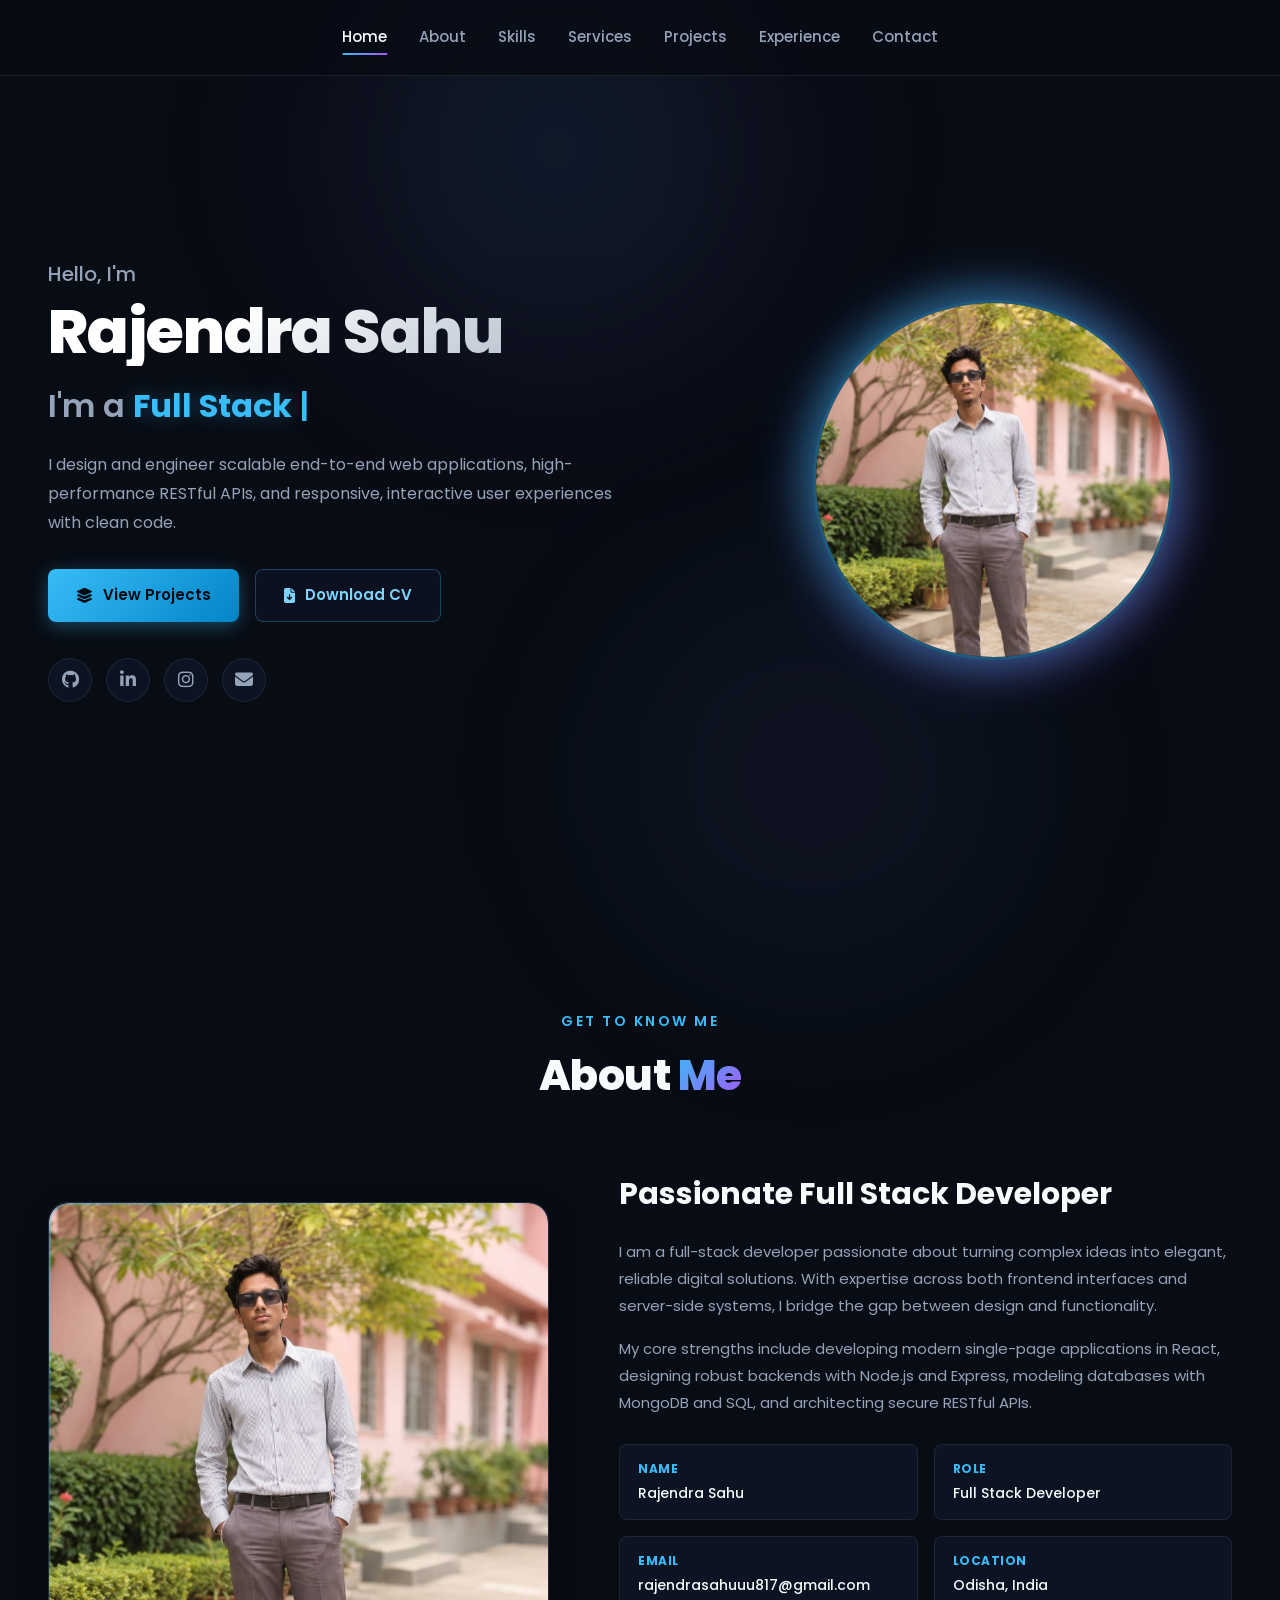
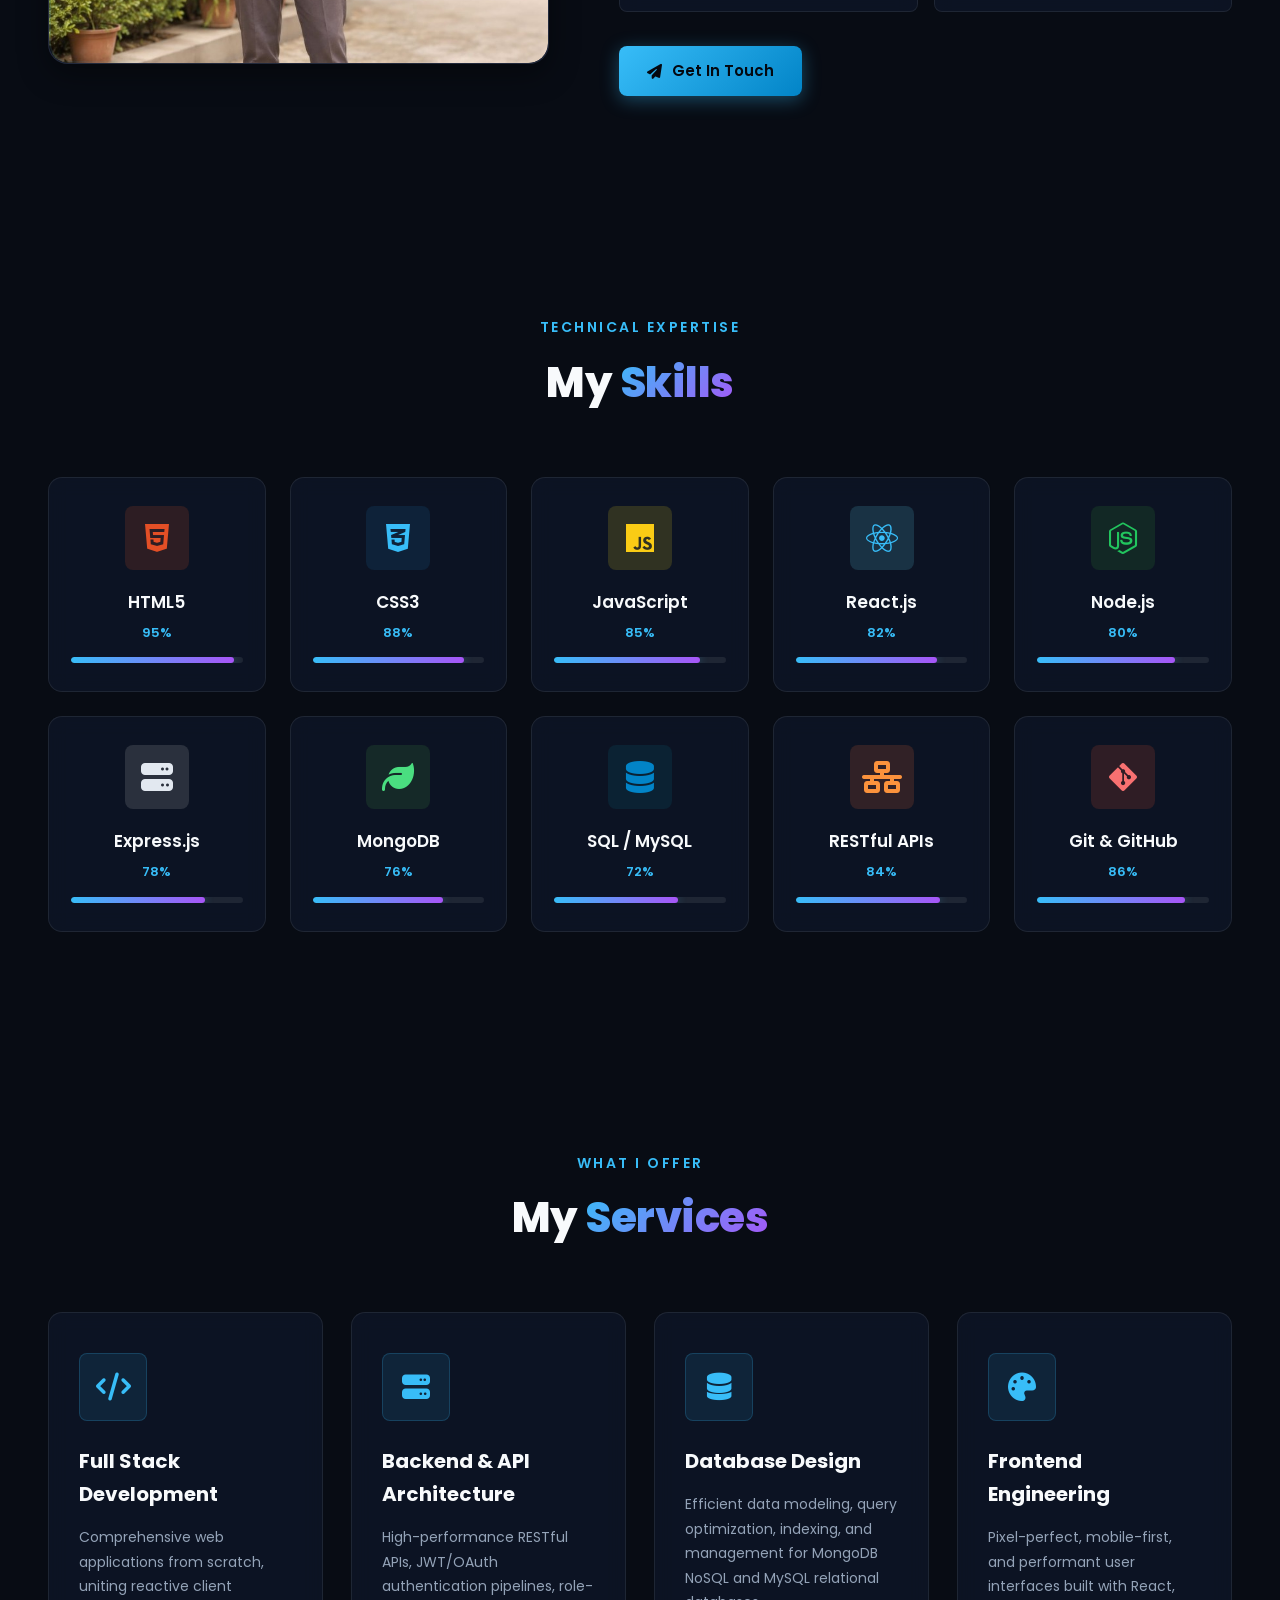
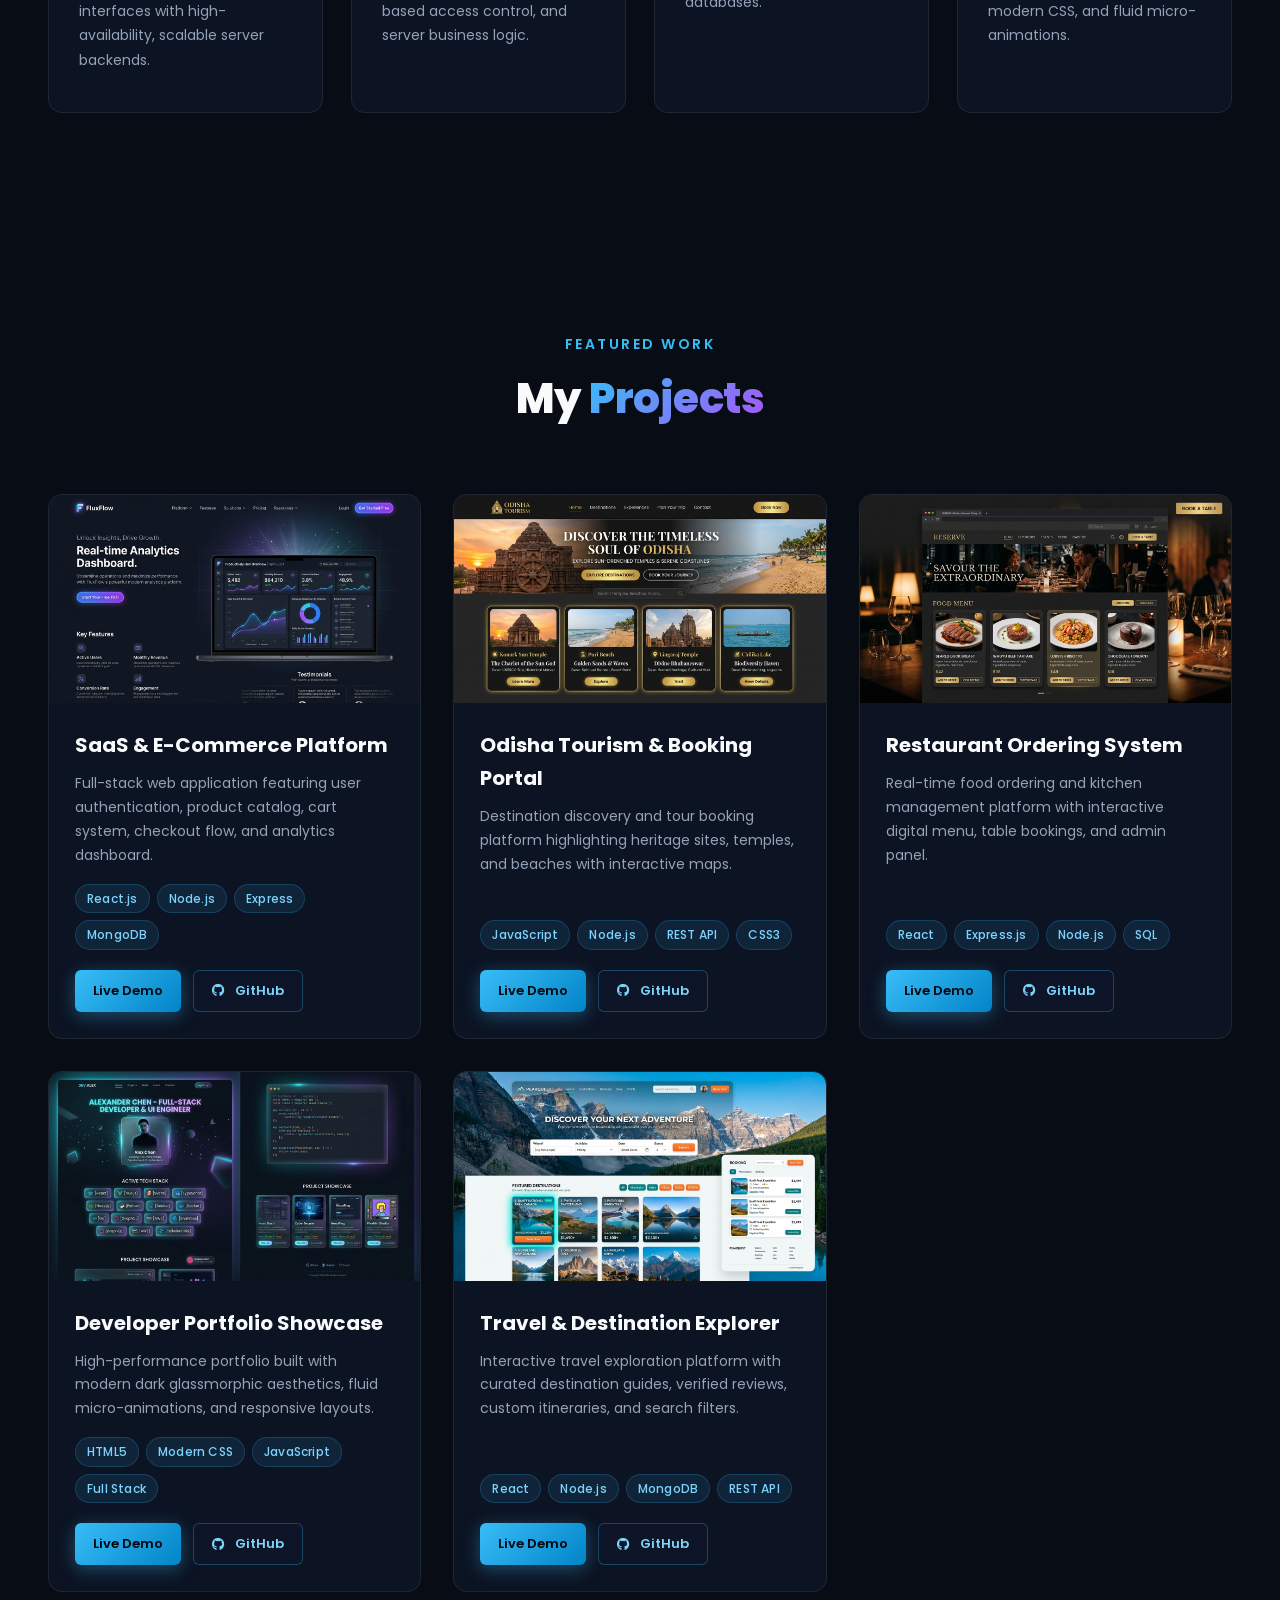
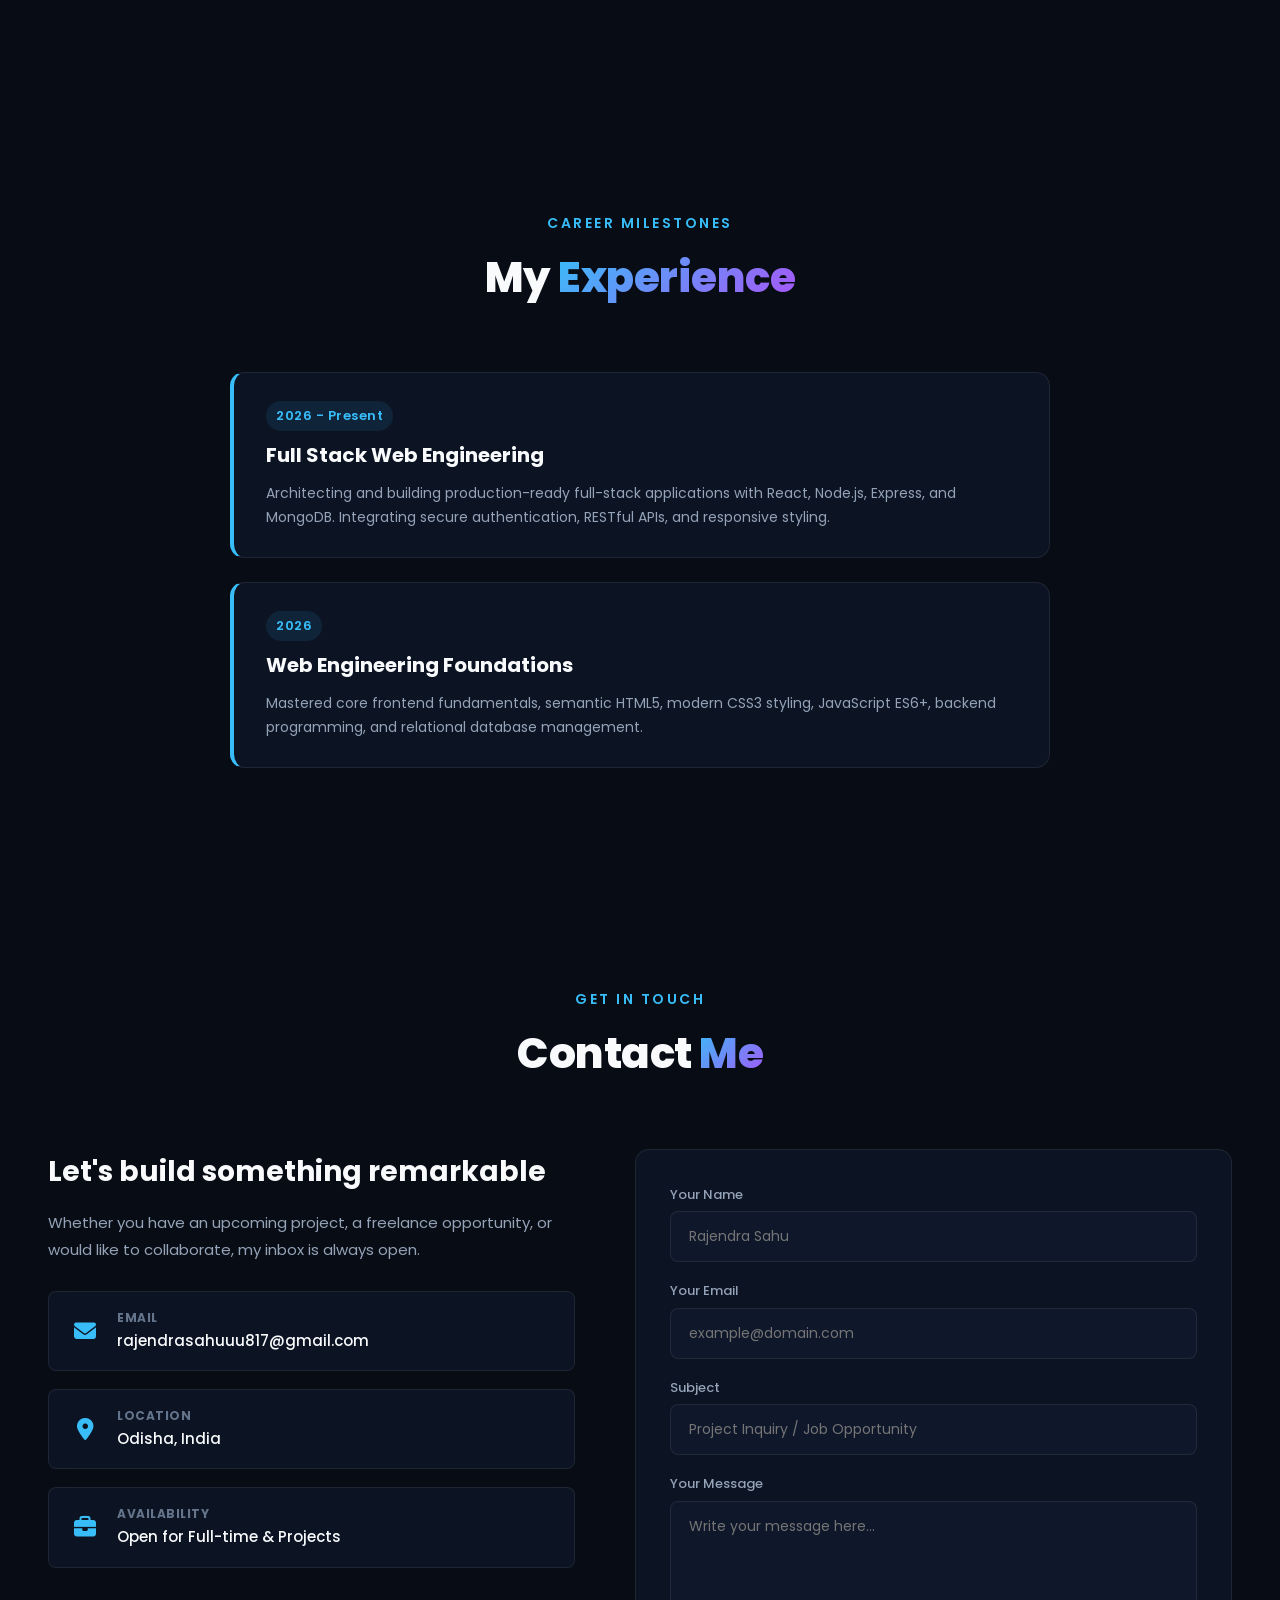
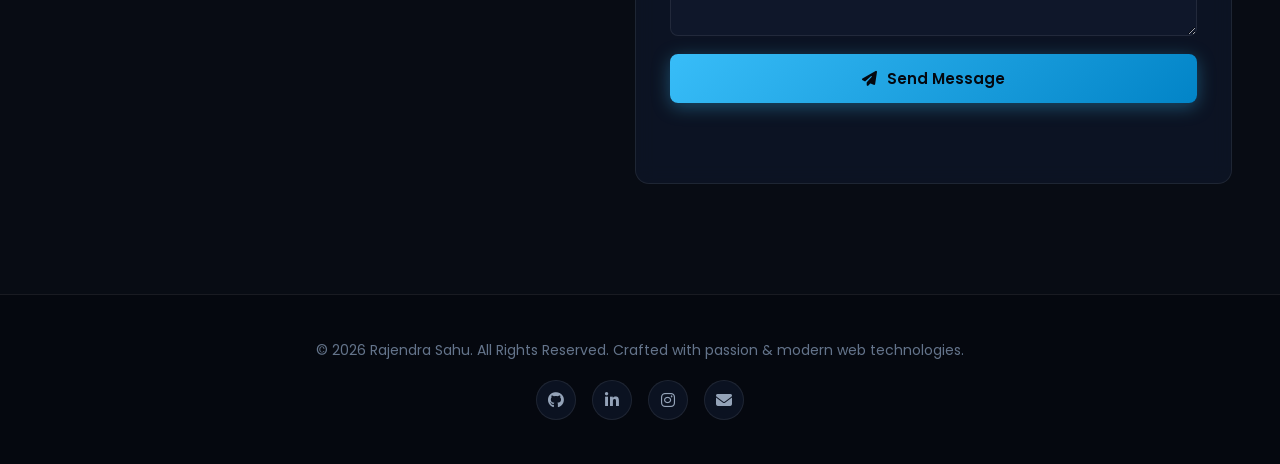
<file: index.html>
<!DOCTYPE html>
<html lang="en">
<head>
    <meta charset="UTF-8">
    <meta http-equiv="refresh" content="0; url=html/index.html">
    <title>Redirecting to Rajendra Portfolio...</title>
    <script>
        window.location.replace("html/index.html");
    </script>
</head>
<body>
    <p>Redirecting to <a href="html/index.html">Rajendra's Portfolio</a>...</p>
</body>
</html>
</file>
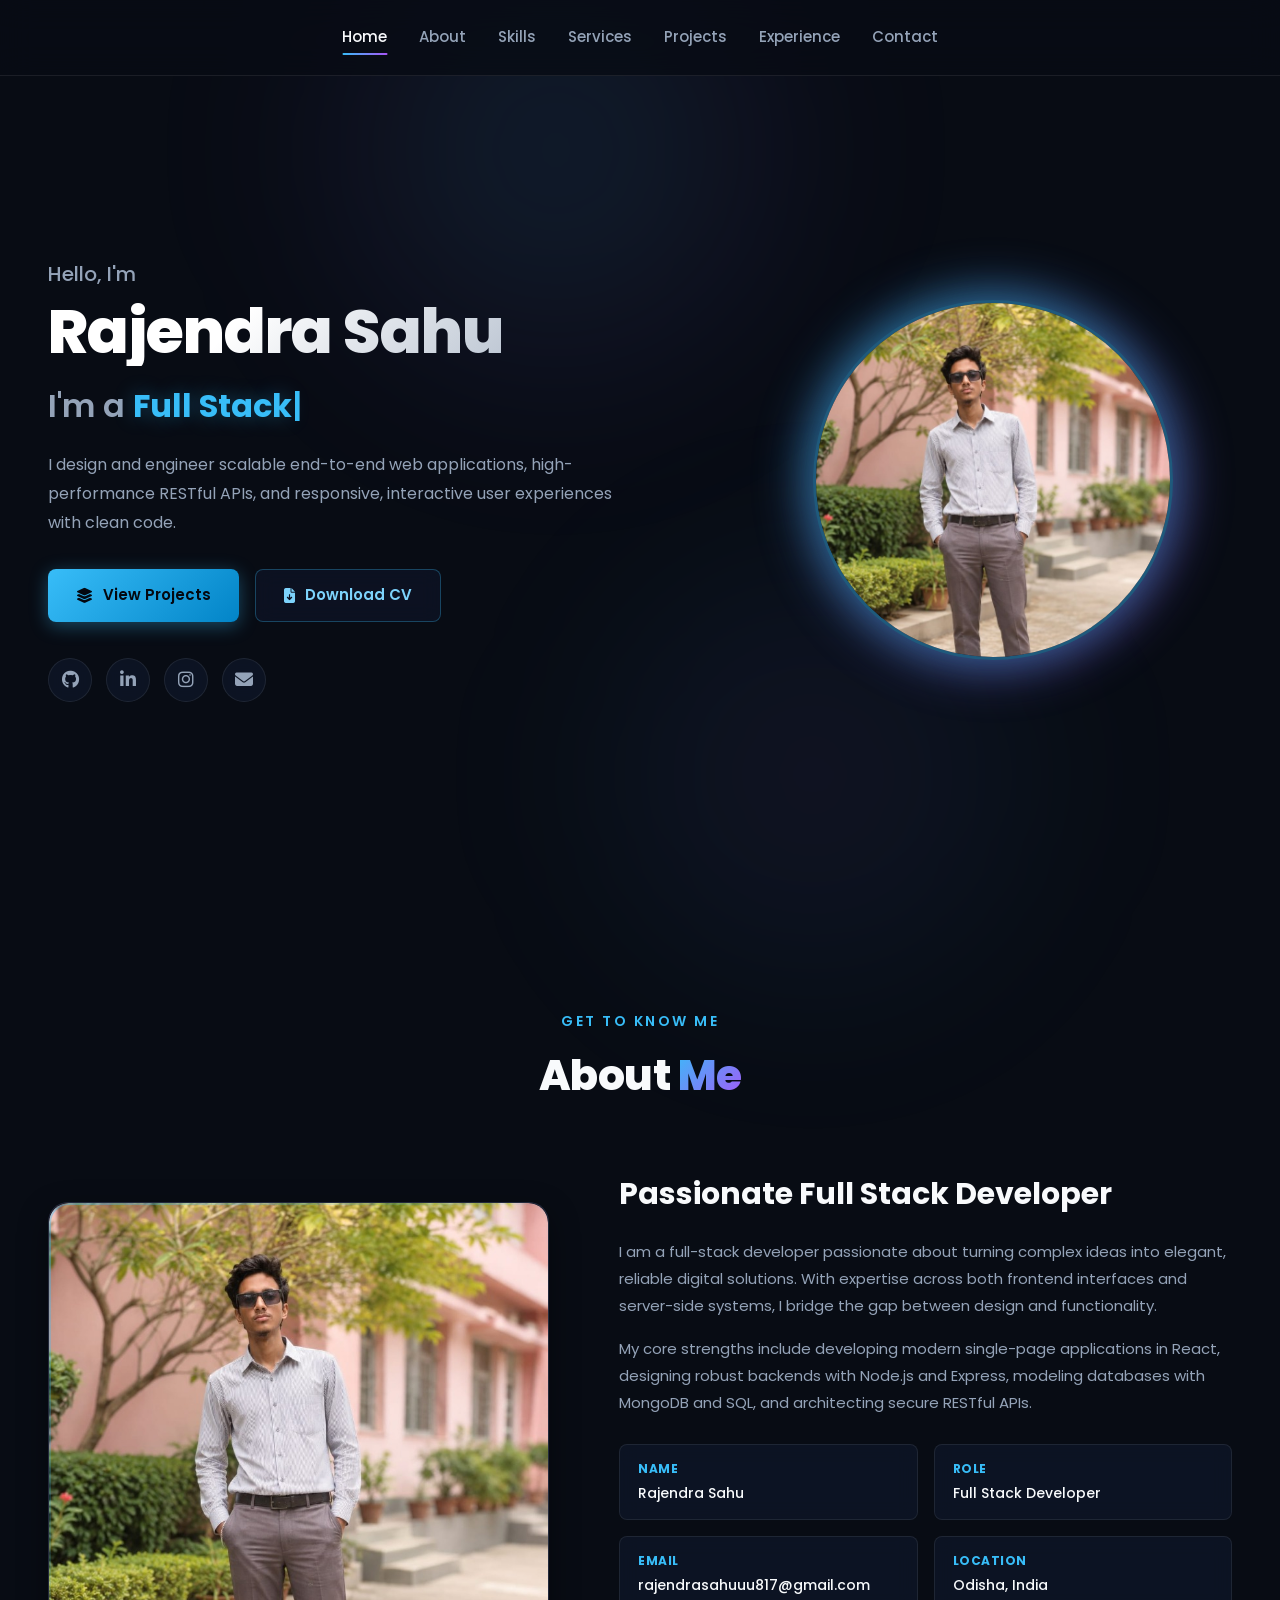
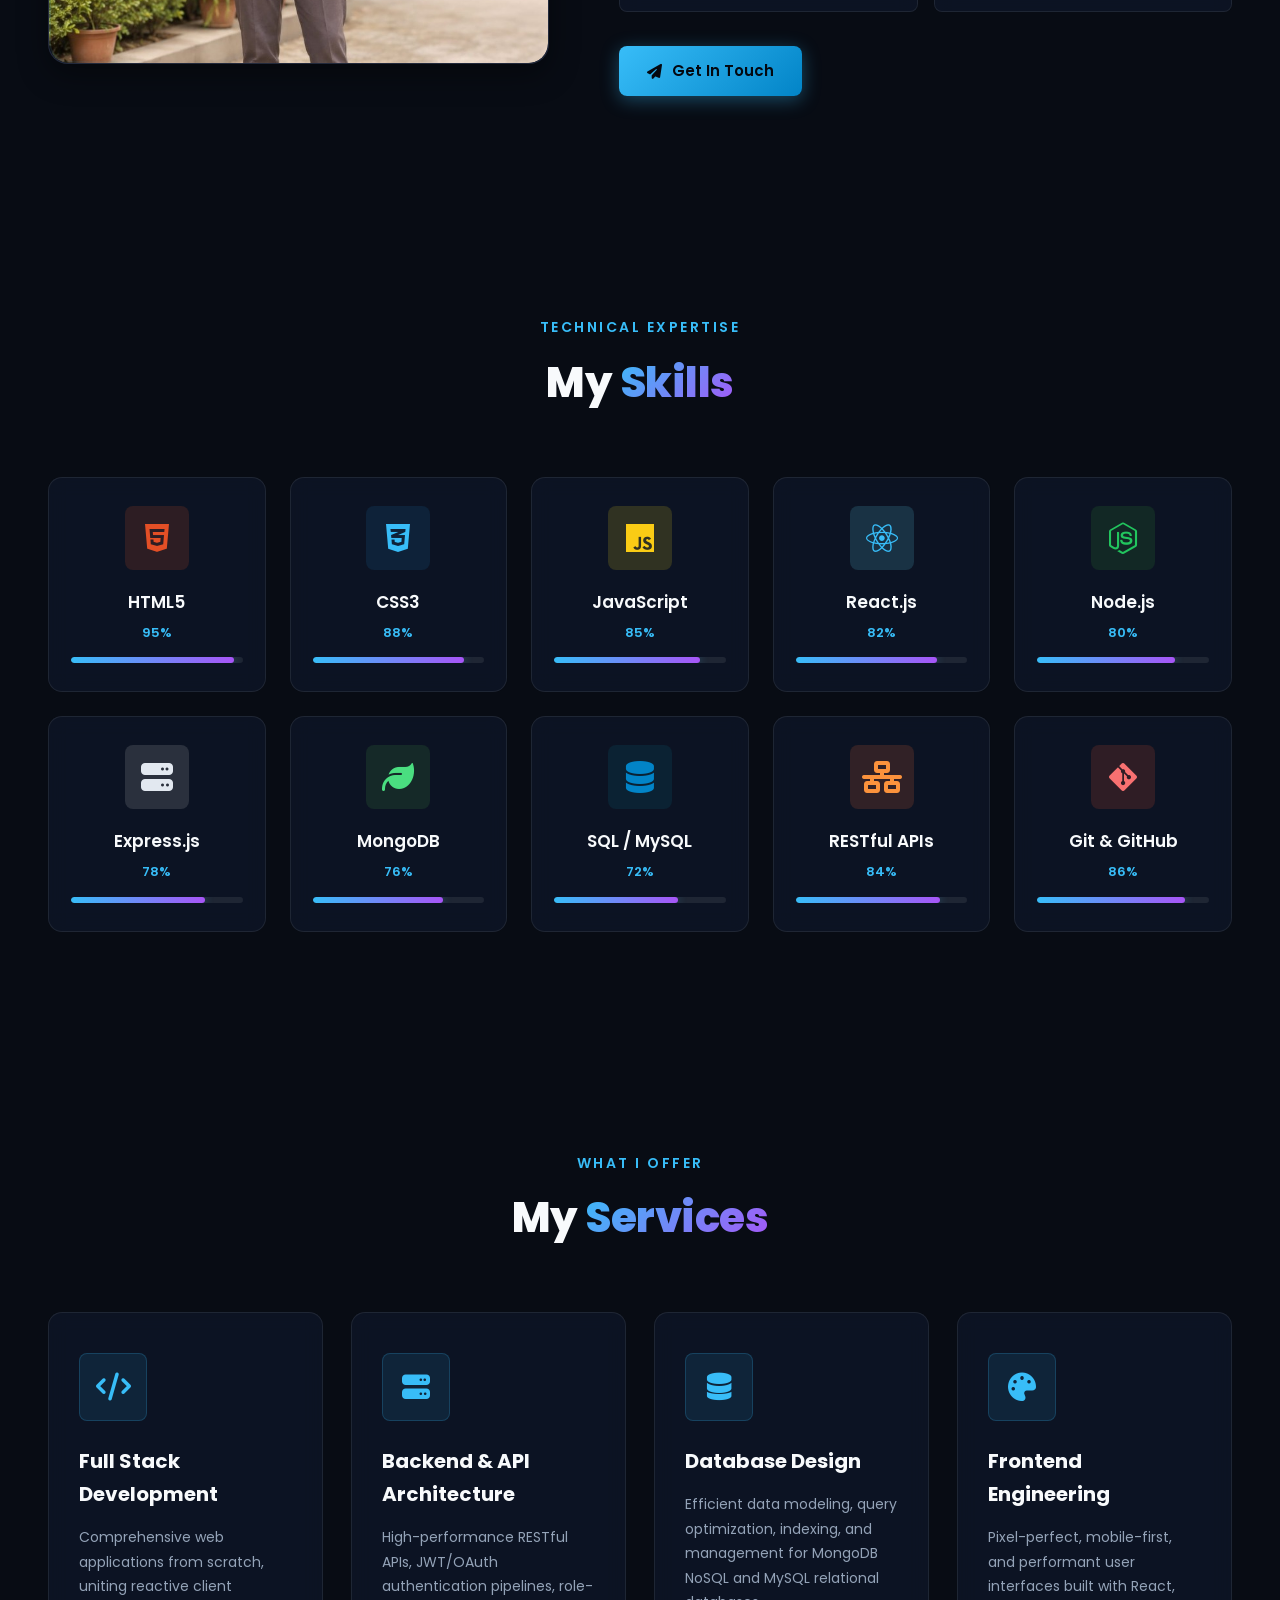
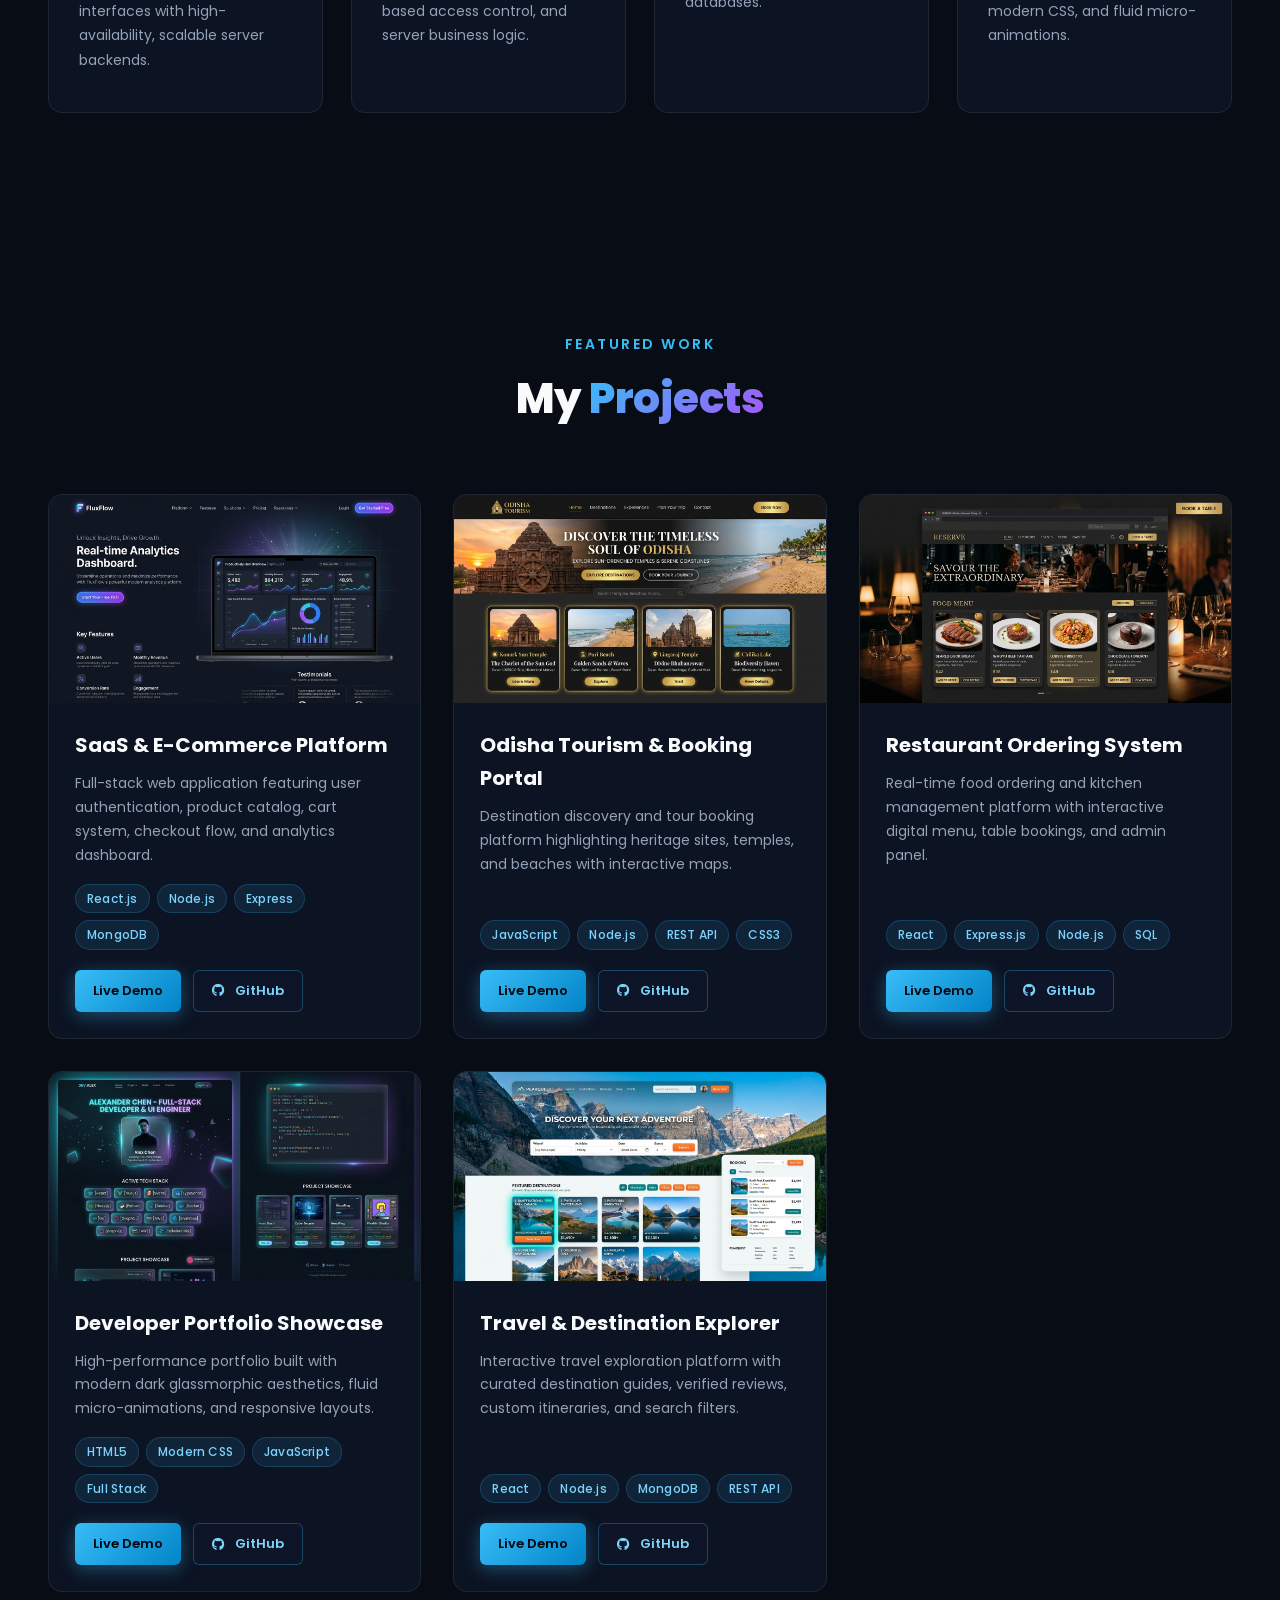
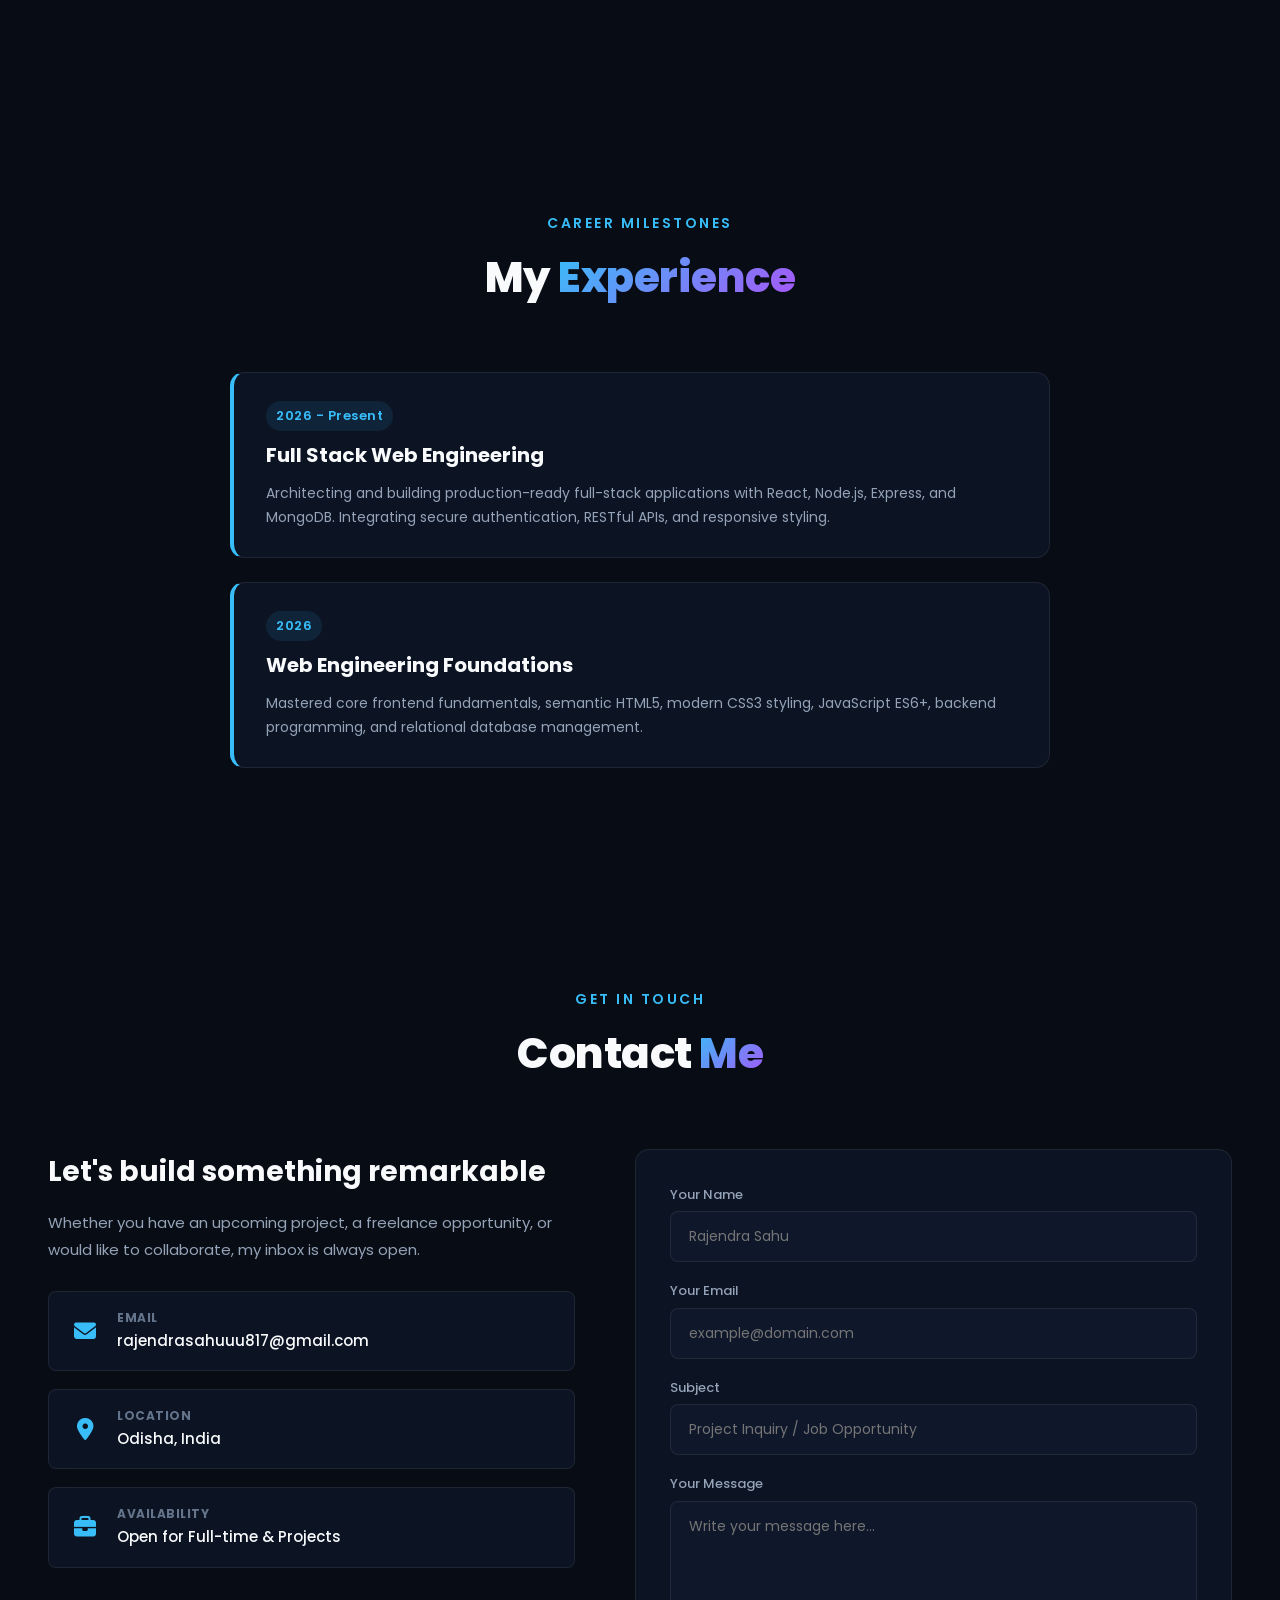
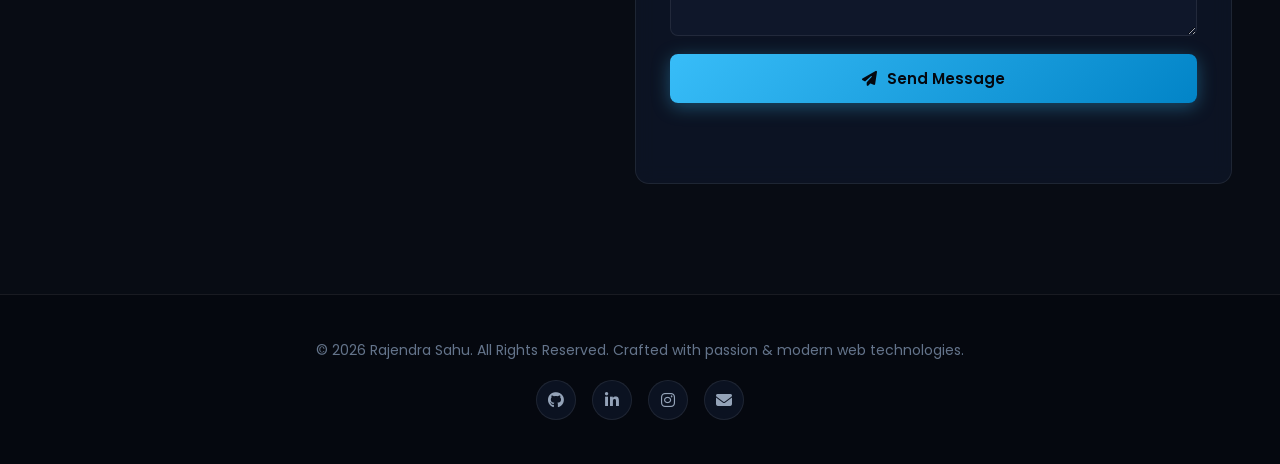
<file: html/index.html>
<!DOCTYPE html>
<html lang="en">

<head>
    <meta charset="UTF-8">
    <meta name="viewport" content="width=device-width, initial-scale=1.0">
    <meta name="description"
        content="Portfolio of Rajendra Sahu - Full Stack Developer specializing in React.js, Node.js, Express, MongoDB, RESTful APIs, and modern responsive web applications.">
    <meta name="keywords"
        content="Rajendra Sahu, Full Stack Developer, MERN Stack Developer, Software Engineer, React Developer, Node.js, Portfolio, Odisha India">
    <meta name="author" content="Rajendra Sahu">
    <title>Rajendra Sahu | Full Stack Developer</title>

    <!-- Favicon -->
    <link rel="icon" type="image/svg+xml" href="favicon.svg">
    <link rel="alternate icon" href="imges/rajendra-profile.jpg">

    <!-- Google Fonts: Poppins -->
    <link rel="preconnect" href="https://fonts.googleapis.com">
    <link rel="preconnect" href="https://fonts.gstatic.com" crossorigin>
    <link href="https://fonts.googleapis.com/css2?family=Poppins:wght@300;400;500;600;700;800&display=swap"
        rel="stylesheet">

    <!-- Font Awesome Icons -->
    <link rel="stylesheet" href="https://cdnjs.cloudflare.com/ajax/libs/font-awesome/6.5.2/css/all.min.css">

    <!-- Main Stylesheet -->
    <link rel="stylesheet" href="css/style.css">
</head>

<body>

    <!-- ================= NAVBAR ================= -->
    <header class="header">
        <nav class="navbar">

            <ul class="nav-menu">
                <li><a href="#home" class="active">Home</a></li>
                <li><a href="#about">About</a></li>
                <li><a href="#skills">Skills</a></li>
                <li><a href="#services">Services</a></li>
                <li><a href="#projects">Projects</a></li>
                <li><a href="#experience">Experience</a></li>
                <li><a href="#contact">Contact</a></li>
            </ul>

            <button class="menu-btn" aria-label="Toggle navigation menu" type="button">
                <i class="fa-solid fa-bars"></i>
            </button>
        </nav>
    </header>

    <main>
        <!-- ================= HERO ================= -->
        <section id="home" class="hero">
            <div class="hero-content">
                <p class="hero-small-text">Hello, I'm</p>
                <h1>Rajendra Sahu</h1>
                <h2>I'm a <span id="typing-text">Full Stack Developer</span><span class="cursor">|</span></h2>
                <p class="hero-description">
                    I design and engineer scalable end-to-end web applications, high-performance RESTful APIs, and
                    responsive, interactive user experiences with clean code.
                </p>

                <div class="hero-buttons">
                    <a href="#projects" class="btn">
                        <i class="fa-solid fa-layer-group"></i> View Projects
                    </a>
                    <a href="assets/resume/Resume.pdf" class="btn btn-outline" download="Rajendra_Sahu_Resume.pdf">
                        <i class="fa-solid fa-file-arrow-down"></i> Download CV
                    </a>
                </div>

                <div class="social-links">
                    <a href="https://github.com/" target="_blank" rel="noopener noreferrer" aria-label="GitHub Profile">
                        <i class="fa-brands fa-github"></i>
                    </a>
                    <a href="https://linkedin.com/" target="_blank" rel="noopener noreferrer"
                        aria-label="LinkedIn Profile">
                        <i class="fa-brands fa-linkedin-in"></i>
                    </a>
                    <a href="https://instagram.com/" target="_blank" rel="noopener noreferrer"
                        aria-label="Instagram Profile">
                        <i class="fa-brands fa-instagram"></i>
                    </a>
                    <a href="mailto:rajendrasahuuu817@gmail.com" aria-label="Email Directly">
                        <i class="fa-solid fa-envelope"></i>
                    </a>
                </div>
            </div>

            <div class="hero-image">
                <div class="image-circle-wrapper">
                    <div class="image-circle">
                        <img src="imges/rajendra-profile.jpg" alt="Rajendra Sahu - Full Stack Developer" width="360"
                            height="360">
                    </div>
                </div>
            </div>
        </section>


        <!-- ================= ABOUT ================= -->
        <section id="about" class="section about">
            <div class="section-title">
                <p>Get To Know Me</p>
                <h2>About <span>Me</span></h2>
            </div>

            <div class="about-container">
                <div class="about-image">
                    <div class="about-image-card">
                        <img src="imges/rajendra-profile.jpg" alt="About Rajendra Sahu" loading="lazy">
                    </div>
                </div>

                <div class="about-content">
                    <h3>Passionate Full Stack Developer</h3>
                    <p>
                        I am a full-stack developer passionate about turning complex ideas into elegant, reliable
                        digital solutions. With expertise across both frontend interfaces and server-side systems, I
                        bridge the gap between design and functionality.
                    </p>
                    <p>
                        My core strengths include developing modern single-page applications in React, designing robust
                        backends with Node.js and Express, modeling databases with MongoDB and SQL, and architecting
                        secure RESTful APIs.
                    </p>

                    <div class="about-info">
                        <div class="about-info-card">
                            <strong>Name</strong>
                            <span>Rajendra Sahu</span>
                        </div>
                        <div class="about-info-card">
                            <strong>Role</strong>
                            <span>Full Stack Developer</span>
                        </div>
                        <div class="about-info-card">
                            <strong>Email</strong>
                            <span>rajendrasahuuu817@gmail.com</span>
                        </div>
                        <div class="about-info-card">
                            <strong>Location</strong>
                            <span>Odisha, India</span>
                        </div>
                    </div>

                    <a href="#contact" class="btn">
                        <i class="fa-solid fa-paper-plane"></i> Get In Touch
                    </a>
                </div>
            </div>
        </section>


        <!-- ================= SKILLS ================= -->
        <section id="skills" class="section skills">
            <div class="section-title">
                <p>Technical Expertise</p>
                <h2>My <span>Skills</span></h2>
            </div>

            <div class="skills-container">
                <!-- HTML5 -->
                <div class="skill-card">
                    <div class="skill-icon html-icon">
                        <i class="fa-brands fa-html5"></i>
                    </div>
                    <h3>HTML5</h3>
                    <p>95%</p>
                    <div class="skill-progress">
                        <div class="progress-bar" data-width="95%"></div>
                    </div>
                </div>

                <!-- CSS3 -->
                <div class="skill-card">
                    <div class="skill-icon css-icon">
                        <i class="fa-brands fa-css3-alt"></i>
                    </div>
                    <h3>CSS3</h3>
                    <p>88%</p>
                    <div class="skill-progress">
                        <div class="progress-bar" data-width="88%"></div>
                    </div>
                </div>

                <!-- JavaScript -->
                <div class="skill-card">
                    <div class="skill-icon js-icon">
                        <i class="fa-brands fa-js"></i>
                    </div>
                    <h3>JavaScript</h3>
                    <p>85%</p>
                    <div class="skill-progress">
                        <div class="progress-bar" data-width="85%"></div>
                    </div>
                </div>

                <!-- React.js -->
                <div class="skill-card">
                    <div class="skill-icon react-icon">
                        <i class="fa-brands fa-react"></i>
                    </div>
                    <h3>React.js</h3>
                    <p>82%</p>
                    <div class="skill-progress">
                        <div class="progress-bar" data-width="82%"></div>
                    </div>
                </div>

                <!-- Node.js -->
                <div class="skill-card">
                    <div class="skill-icon node-icon">
                        <i class="fa-brands fa-node-js"></i>
                    </div>
                    <h3>Node.js</h3>
                    <p>80%</p>
                    <div class="skill-progress">
                        <div class="progress-bar" data-width="80%"></div>
                    </div>
                </div>

                <!-- Express.js -->
                <div class="skill-card">
                    <div class="skill-icon express-icon">
                        <i class="fa-solid fa-server"></i>
                    </div>
                    <h3>Express.js</h3>
                    <p>78%</p>
                    <div class="skill-progress">
                        <div class="progress-bar" data-width="78%"></div>
                    </div>
                </div>

                <!-- MongoDB -->
                <div class="skill-card">
                    <div class="skill-icon mongo-icon">
                        <i class="fa-solid fa-leaf"></i>
                    </div>
                    <h3>MongoDB</h3>
                    <p>76%</p>
                    <div class="skill-progress">
                        <div class="progress-bar" data-width="76%"></div>
                    </div>
                </div>

                <!-- SQL / MySQL -->
                <div class="skill-card">
                    <div class="skill-icon sql-icon">
                        <i class="fa-solid fa-database"></i>
                    </div>
                    <h3>SQL / MySQL</h3>
                    <p>72%</p>
                    <div class="skill-progress">
                        <div class="progress-bar" data-width="72%"></div>
                    </div>
                </div>

                <!-- RESTful APIs -->
                <div class="skill-card">
                    <div class="skill-icon api-icon">
                        <i class="fa-solid fa-network-wired"></i>
                    </div>
                    <h3>RESTful APIs</h3>
                    <p>84%</p>
                    <div class="skill-progress">
                        <div class="progress-bar" data-width="84%"></div>
                    </div>
                </div>

                <!-- Git & GitHub -->
                <div class="skill-card">
                    <div class="skill-icon git-icon">
                        <i class="fa-brands fa-git-alt"></i>
                    </div>
                    <h3>Git &amp; GitHub</h3>
                    <p>86%</p>
                    <div class="skill-progress">
                        <div class="progress-bar" data-width="86%"></div>
                    </div>
                </div>
            </div>
        </section>


        <!-- ================= SERVICES ================= -->
        <section id="services" class="section services">
            <div class="section-title">
                <p>What I Offer</p>
                <h2>My <span>Services</span></h2>
            </div>

            <div class="services-container">
                <div class="service-card">
                    <div class="service-icon-box">
                        <i class="fa-solid fa-code"></i>
                    </div>
                    <h3>Full Stack Development</h3>
                    <p>
                        Comprehensive web applications from scratch, uniting reactive client interfaces with
                        high-availability, scalable server backends.
                    </p>
                </div>

                <div class="service-card">
                    <div class="service-icon-box">
                        <i class="fa-solid fa-server"></i>
                    </div>
                    <h3>Backend &amp; API Architecture</h3>
                    <p>
                        High-performance RESTful APIs, JWT/OAuth authentication pipelines, role-based access control,
                        and server business logic.
                    </p>
                </div>

                <div class="service-card">
                    <div class="service-icon-box">
                        <i class="fa-solid fa-database"></i>
                    </div>
                    <h3>Database Design</h3>
                    <p>
                        Efficient data modeling, query optimization, indexing, and management for MongoDB NoSQL and
                        MySQL relational databases.
                    </p>
                </div>

                <div class="service-card">
                    <div class="service-icon-box">
                        <i class="fa-solid fa-palette"></i>
                    </div>
                    <h3>Frontend Engineering</h3>
                    <p>
                        Pixel-perfect, mobile-first, and performant user interfaces built with React, modern CSS, and
                        fluid micro-animations.
                    </p>
                </div>
            </div>
        </section>


        <!-- ================= PROJECTS ================= -->
        <section id="projects" class="section projects">
            <div class="section-title">
                <p>Featured Work</p>
                <h2>My <span>Projects</span></h2>
            </div>

            <div class="projects-container">
                <!-- Project 1 -->
                <div class="project-card">
                    <div class="project-image-box">
                        <img src="imges/project-saas.jpg" alt="SaaS E-Commerce Platform Project" loading="lazy">
                    </div>
                    <div class="project-content">
                        <h3>SaaS &amp; E-Commerce Platform</h3>
                        <p>
                            Full-stack web application featuring user authentication, product catalog, cart system,
                            checkout flow, and analytics dashboard.
                        </p>
                        <div class="project-tech">
                            <span class="tech-tag">React.js</span>
                            <span class="tech-tag">Node.js</span>
                            <span class="tech-tag">Express</span>
                            <span class="tech-tag">MongoDB</span>
                        </div>
                        <div class="project-buttons">
                            <a href="#contact" class="btn btn-sm">Live Demo</a>
                            <a href="https://github.com/" target="_blank" rel="noopener noreferrer"
                                class="btn btn-outline btn-sm">
                                <i class="fa-brands fa-github"></i> GitHub
                            </a>
                        </div>
                    </div>
                </div>

                <!-- Project 2 -->
                <div class="project-card">
                    <div class="project-image-box">
                        <img src="imges/project-tourism.jpg" alt="Odisha Tourism Portal Project" loading="lazy">
                    </div>
                    <div class="project-content">
                        <h3>Odisha Tourism &amp; Booking Portal</h3>
                        <p>
                            Destination discovery and tour booking platform highlighting heritage sites, temples, and
                            beaches with interactive maps.
                        </p>
                        <div class="project-tech">
                            <span class="tech-tag">JavaScript</span>
                            <span class="tech-tag">Node.js</span>
                            <span class="tech-tag">REST API</span>
                            <span class="tech-tag">CSS3</span>
                        </div>
                        <div class="project-buttons">
                            <a href="#contact" class="btn btn-sm">Live Demo</a>
                            <a href="https://github.com/" target="_blank" rel="noopener noreferrer"
                                class="btn btn-outline btn-sm">
                                <i class="fa-brands fa-github"></i> GitHub
                            </a>
                        </div>
                    </div>
                </div>

                <!-- Project 3 -->
                <div class="project-card">
                    <div class="project-image-box">
                        <img src="imges/project-restaurant.jpg" alt="Restaurant Management System" loading="lazy">
                    </div>
                    <div class="project-content">
                        <h3>Restaurant Ordering System</h3>
                        <p>
                            Real-time food ordering and kitchen management platform with interactive digital menu, table
                            bookings, and admin panel.
                        </p>
                        <div class="project-tech">
                            <span class="tech-tag">React</span>
                            <span class="tech-tag">Express.js</span>
                            <span class="tech-tag">Node.js</span>
                            <span class="tech-tag">SQL</span>
                        </div>
                        <div class="project-buttons">
                            <a href="#contact" class="btn btn-sm">Live Demo</a>
                            <a href="https://github.com/" target="_blank" rel="noopener noreferrer"
                                class="btn btn-outline btn-sm">
                                <i class="fa-brands fa-github"></i> GitHub
                            </a>
                        </div>
                    </div>
                </div>

                <!-- Project 4 -->
                <div class="project-card">
                    <div class="project-image-box">
                        <img src="imges/project-portfolio.jpg" alt="Personal Portfolio Showcase" loading="lazy">
                    </div>
                    <div class="project-content">
                        <h3>Developer Portfolio Showcase</h3>
                        <p>
                            High-performance portfolio built with modern dark glassmorphic aesthetics, fluid
                            micro-animations, and responsive layouts.
                        </p>
                        <div class="project-tech">
                            <span class="tech-tag">HTML5</span>
                            <span class="tech-tag">Modern CSS</span>
                            <span class="tech-tag">JavaScript</span>
                            <span class="tech-tag">Full Stack</span>
                        </div>
                        <div class="project-buttons">
                            <a href="#home" class="btn btn-sm">Live Demo</a>
                            <a href="https://github.com/" target="_blank" rel="noopener noreferrer"
                                class="btn btn-outline btn-sm">
                                <i class="fa-brands fa-github"></i> GitHub
                            </a>
                        </div>
                    </div>
                </div>

                <!-- Project 5 -->
                <div class="project-card">
                    <div class="project-image-box">
                        <img src="imges/project-travel.jpg" alt="Travel Explorer Web App" loading="lazy">
                    </div>
                    <div class="project-content">
                        <h3>Travel &amp; Destination Explorer</h3>
                        <p>
                            Interactive travel exploration platform with curated destination guides, verified reviews,
                            custom itineraries, and search filters.
                        </p>
                        <div class="project-tech">
                            <span class="tech-tag">React</span>
                            <span class="tech-tag">Node.js</span>
                            <span class="tech-tag">MongoDB</span>
                            <span class="tech-tag">REST API</span>
                        </div>
                        <div class="project-buttons">
                            <a href="#contact" class="btn btn-sm">Live Demo</a>
                            <a href="https://github.com/" target="_blank" rel="noopener noreferrer"
                                class="btn btn-outline btn-sm">
                                <i class="fa-brands fa-github"></i> GitHub
                            </a>
                        </div>
                    </div>
                </div>
            </div>
        </section>


        <!-- ================= EXPERIENCE ================= -->
        <section id="experience" class="section experience">
            <div class="section-title">
                <p>Career Milestones</p>
                <h2>My <span>Experience</span></h2>
            </div>

            <div class="timeline">
                <div class="timeline-item">
                    <span class="timeline-date">2026 - Present</span>
                    <h3>Full Stack Web Engineering</h3>
                    <p>
                        Architecting and building production-ready full-stack applications with React, Node.js, Express,
                        and MongoDB. Integrating secure authentication, RESTful APIs, and responsive styling.
                    </p>
                </div>

                <div class="timeline-item">
                    <span class="timeline-date">2026</span>
                    <h3>Web Engineering Foundations</h3>
                    <p>
                        Mastered core frontend fundamentals, semantic HTML5, modern CSS3 styling, JavaScript ES6+,
                        backend programming, and relational database management.
                    </p>
                </div>
            </div>
        </section>


        <!-- ================= CONTACT ================= -->
        <section id="contact" class="section contact">
            <div class="section-title">
                <p>Get In Touch</p>
                <h2>Contact <span>Me</span></h2>
            </div>

            <div class="contact-container">
                <div class="contact-info">
                    <h3>Let's build something remarkable</h3>
                    <p>
                        Whether you have an upcoming project, a freelance opportunity, or would like to collaborate, my
                        inbox is always open.
                    </p>

                    <div class="contact-item">
                        <i class="fa-solid fa-envelope"></i>
                        <div class="contact-item-text">
                            <strong>Email</strong>
                            <span>rajendrasahuuu817@gmail.com</span>
                        </div>
                    </div>

                    <div class="contact-item">
                        <i class="fa-solid fa-location-dot"></i>
                        <div class="contact-item-text">
                            <strong>Location</strong>
                            <span>Odisha, India</span>
                        </div>
                    </div>

                    <div class="contact-item">
                        <i class="fa-solid fa-briefcase"></i>
                        <div class="contact-item-text">
                            <strong>Availability</strong>
                            <span>Open for Full-time &amp; Projects</span>
                        </div>
                    </div>
                </div>

                <form class="contact-form" id="contact-form" novalidate>
                    <div class="form-group">
                        <label for="contact-name">Your Name</label>
                        <input type="text" id="contact-name" name="name" placeholder="Rajendra Sahu" required
                            autocomplete="name">
                    </div>

                    <div class="form-group">
                        <label for="contact-email">Your Email</label>
                        <input type="email" id="contact-email" name="email" placeholder="example@domain.com" required
                            autocomplete="email">
                    </div>

                    <div class="form-group">
                        <label for="contact-subject">Subject</label>
                        <input type="text" id="contact-subject" name="subject"
                            placeholder="Project Inquiry / Job Opportunity" required>
                    </div>

                    <div class="form-group">
                        <label for="contact-message">Your Message</label>
                        <textarea id="contact-message" name="message" rows="5" placeholder="Write your message here..."
                            required></textarea>
                    </div>

                    <button type="submit" class="btn">
                        <i class="fa-solid fa-paper-plane"></i> Send Message
                    </button>
                    <p id="form-status" class="form-status" aria-live="polite"></p>
                </form>
            </div>
        </section>
    </main>


    <!-- ================= FOOTER ================= -->
    <footer class="footer">
        <div class="footer-content">
            <p>&copy; 2026 Rajendra Sahu. All Rights Reserved. Crafted with passion &amp; modern web technologies.</p>
            <div class="footer-social">
                <a href="https://github.com/" target="_blank" rel="noopener noreferrer" aria-label="GitHub">
                    <i class="fa-brands fa-github"></i>
                </a>
                <a href="https://linkedin.com/" target="_blank" rel="noopener noreferrer" aria-label="LinkedIn">
                    <i class="fa-brands fa-linkedin-in"></i>
                </a>
                <a href="https://instagram.com/" target="_blank" rel="noopener noreferrer" aria-label="Instagram">
                    <i class="fa-brands fa-instagram"></i>
                </a>
                <a href="mailto:rajendrasahuuu817@gmail.com" aria-label="Email">
                    <i class="fa-solid fa-envelope"></i>
                </a>
            </div>
        </div>
    </footer>

    <!-- Back to Top Button -->
    <button id="back-to-top" class="back-to-top" aria-label="Back to top" type="button">
        <i class="fa-solid fa-arrow-up"></i>
    </button>

    <!-- Main JavaScript -->
    <script src="js/main.js"></script>
</body>

</html>
</file>
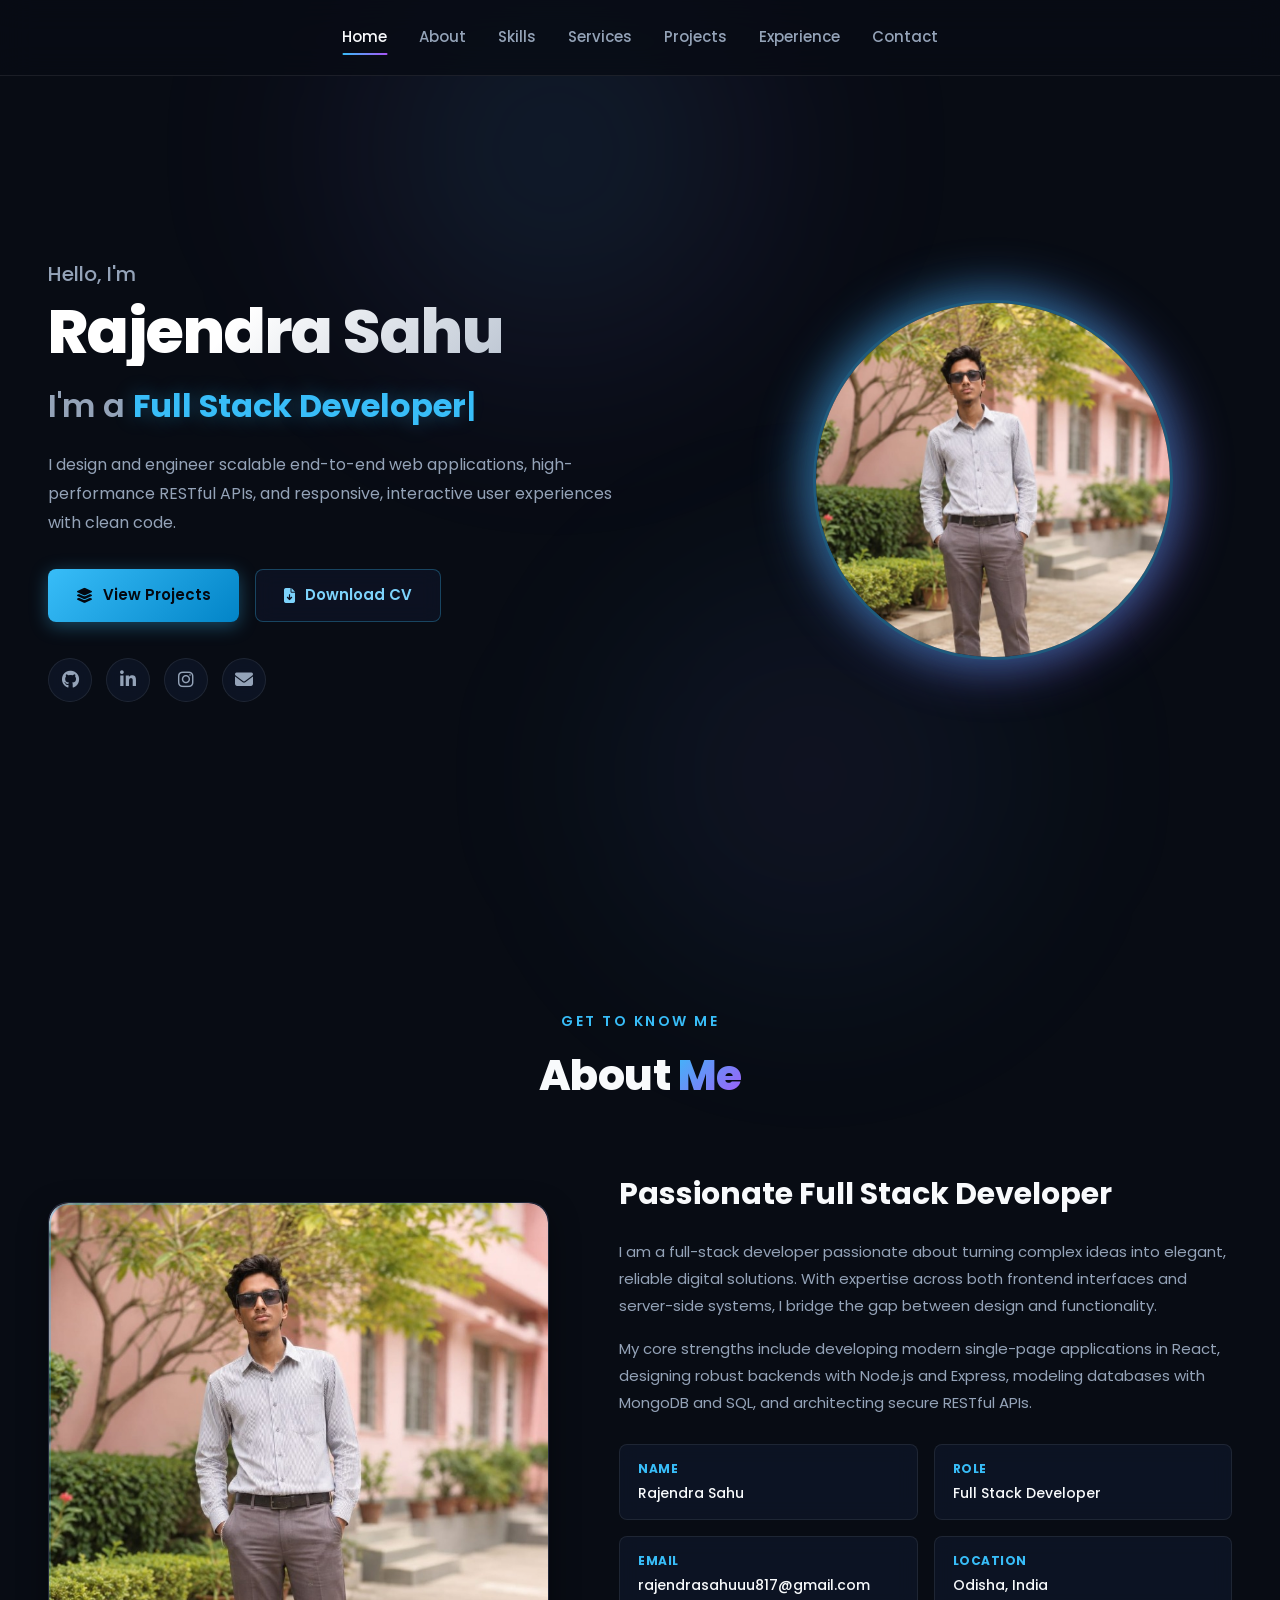
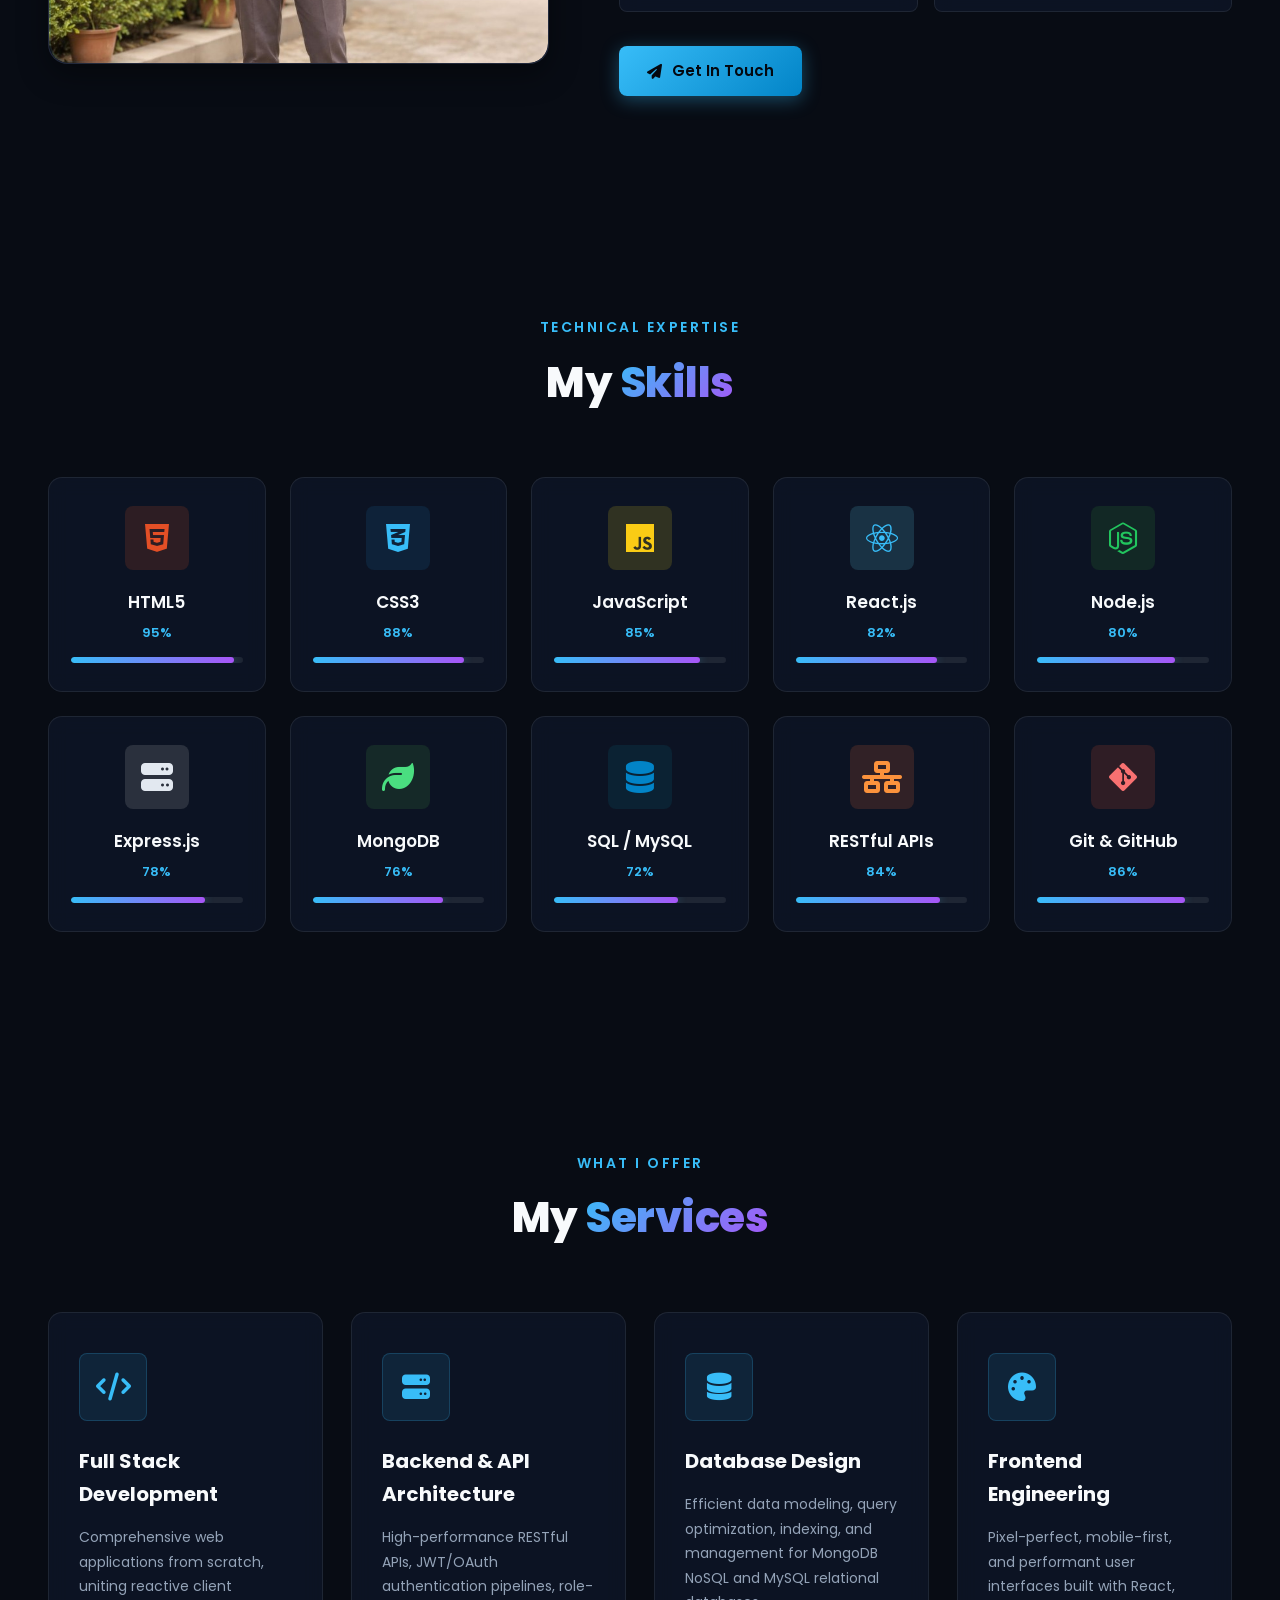
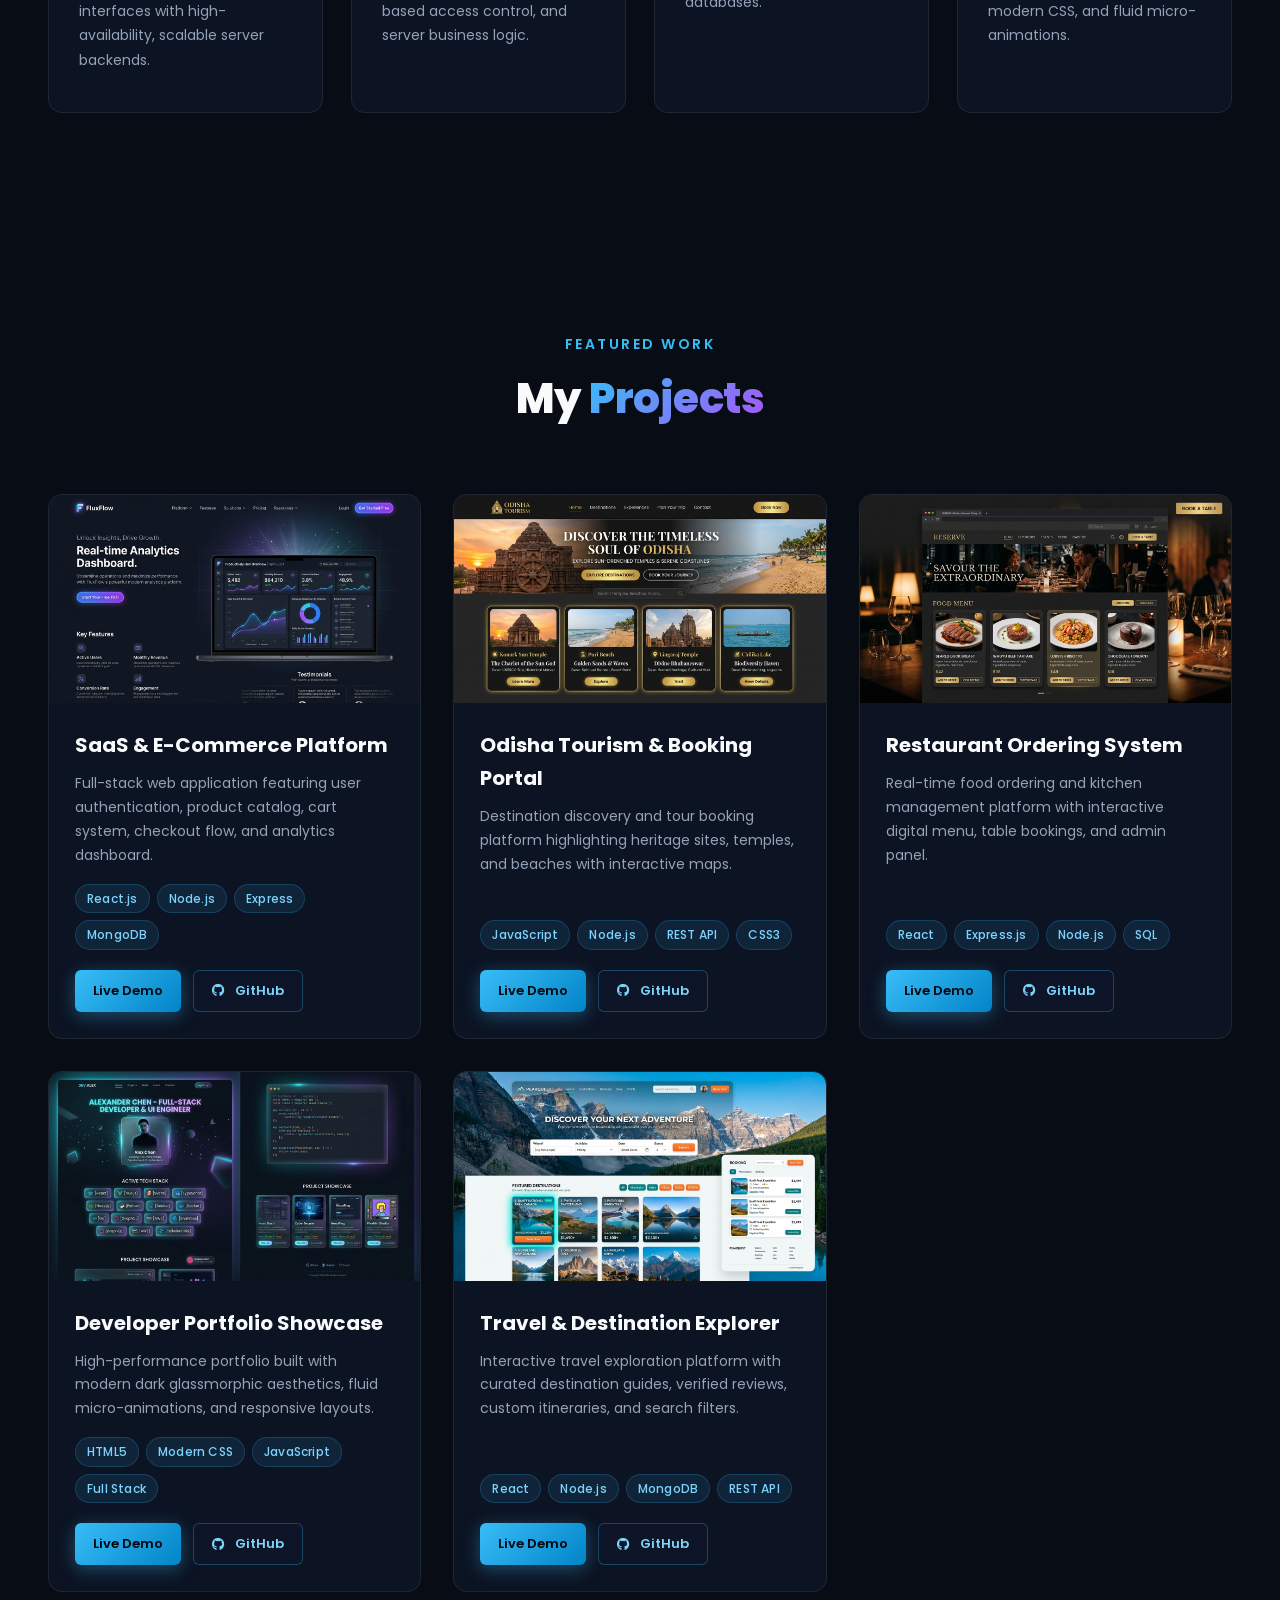
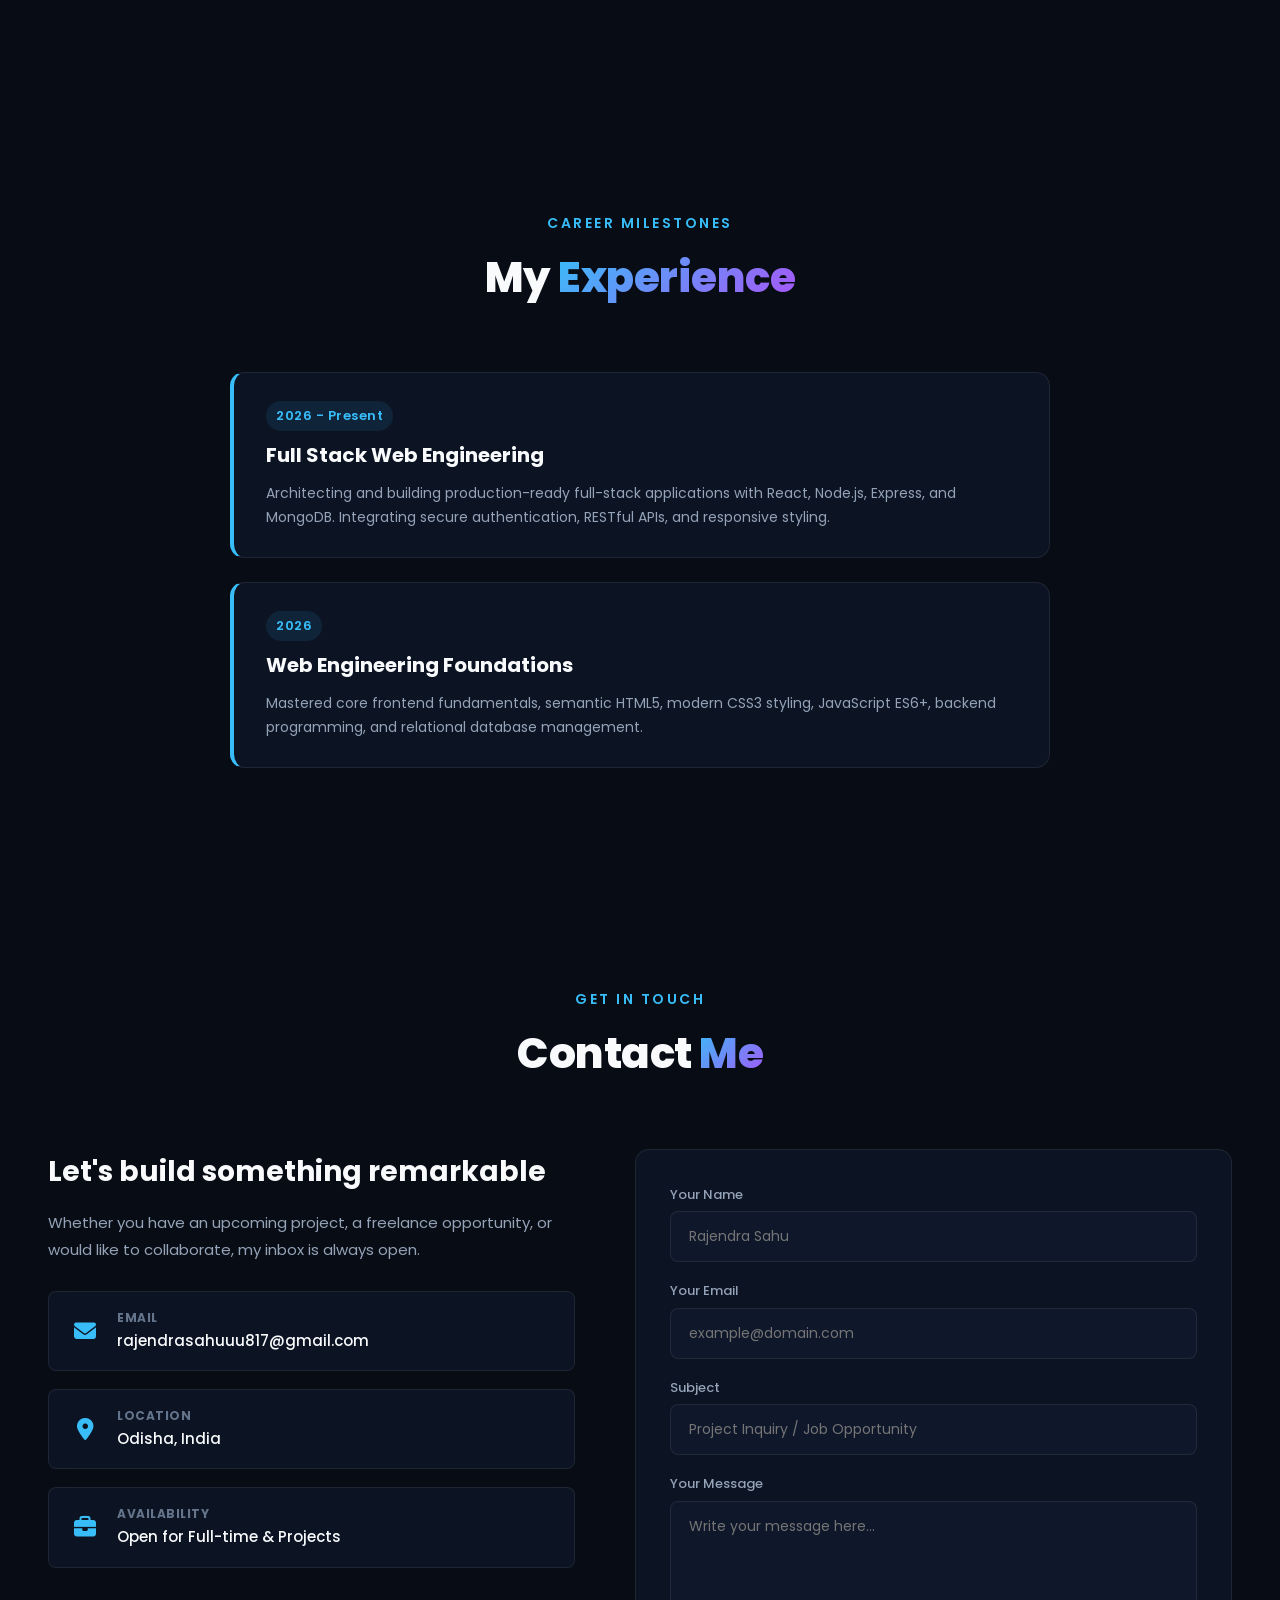
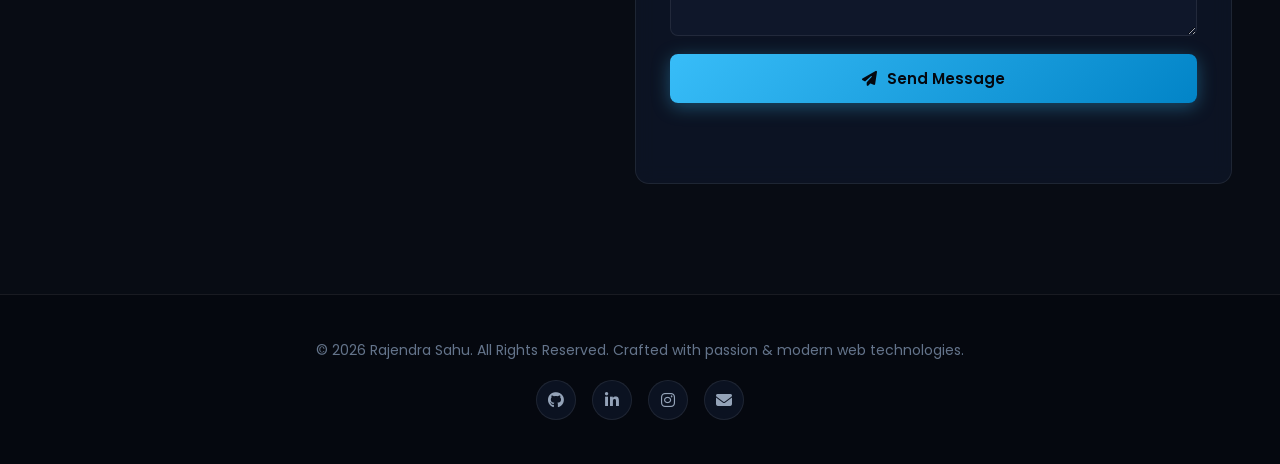
<file: html/rajendra.html>
<!DOCTYPE html>
<html lang="en">

<head>
    <meta charset="UTF-8">
    <meta name="viewport" content="width=device-width, initial-scale=1.0">
    <meta name="description" content="Portfolio of Rajendra Sahu - Full Stack Developer specializing in React.js, Node.js, Express, MongoDB, RESTful APIs, and modern responsive web applications.">
    <meta name="keywords" content="Rajendra Sahu, Full Stack Developer, MERN Stack Developer, Software Engineer, React Developer, Node.js, Portfolio, Odisha India">
    <meta name="author" content="Rajendra Sahu">
    <title>Rajendra Sahu | Full Stack Developer</title>

    <!-- Favicon -->
    <link rel="icon" type="image/svg+xml" href="favicon.svg">
    <link rel="alternate icon" href="imges/rajendra-profile.jpg">

    <!-- Google Fonts: Poppins -->
    <link rel="preconnect" href="https://fonts.googleapis.com">
    <link rel="preconnect" href="https://fonts.gstatic.com" crossorigin>
    <link href="https://fonts.googleapis.com/css2?family=Poppins:wght@300;400;500;600;700;800&display=swap" rel="stylesheet">

    <!-- Font Awesome Icons -->
    <link rel="stylesheet" href="https://cdnjs.cloudflare.com/ajax/libs/font-awesome/6.5.2/css/all.min.css">

    <!-- Main Stylesheet -->
    <link rel="stylesheet" href="css/style.css">
</head>

<body>

    <!-- ================= NAVBAR ================= -->
    <header class="header">
        <nav class="navbar">

            <ul class="nav-menu">
                <li><a href="#home" class="active">Home</a></li>
                <li><a href="#about">About</a></li>
                <li><a href="#skills">Skills</a></li>
                <li><a href="#services">Services</a></li>
                <li><a href="#projects">Projects</a></li>
                <li><a href="#experience">Experience</a></li>
                <li><a href="#contact">Contact</a></li>
            </ul>

            <button class="menu-btn" aria-label="Toggle navigation menu" type="button">
                <i class="fa-solid fa-bars"></i>
            </button>
        </nav>
    </header>

    <main>
        <!-- ================= HERO ================= -->
        <section id="home" class="hero">
            <div class="hero-content">
                <p class="hero-small-text">Hello, I'm</p>
                <h1>Rajendra Sahu</h1>
                <h2>I'm a <span id="typing-text">Full Stack Developer</span><span class="cursor">|</span></h2>
                <p class="hero-description">
                    I design and engineer scalable end-to-end web applications, high-performance RESTful APIs, and responsive, interactive user experiences with clean code.
                </p>

                <div class="hero-buttons">
                    <a href="#projects" class="btn">
                        <i class="fa-solid fa-layer-group"></i> View Projects
                    </a>
                    <a href="assets/resume/Resume.pdf" class="btn btn-outline" download="Rajendra_Sahu_Resume.pdf">
                        <i class="fa-solid fa-file-arrow-down"></i> Download CV
                    </a>
                </div>

                <div class="social-links">
                    <a href="https://github.com/" target="_blank" rel="noopener noreferrer" aria-label="GitHub Profile">
                        <i class="fa-brands fa-github"></i>
                    </a>
                    <a href="https://linkedin.com/" target="_blank" rel="noopener noreferrer" aria-label="LinkedIn Profile">
                        <i class="fa-brands fa-linkedin-in"></i>
                    </a>
                    <a href="https://instagram.com/" target="_blank" rel="noopener noreferrer" aria-label="Instagram Profile">
                        <i class="fa-brands fa-instagram"></i>
                    </a>
                    <a href="mailto:rajendrasahuuu817@gmail.com" aria-label="Email Directly">
                        <i class="fa-solid fa-envelope"></i>
                    </a>
                </div>
            </div>

            <div class="hero-image">
                <div class="image-circle-wrapper">
                    <div class="image-circle">
                        <img src="imges/rajendra-profile.jpg" alt="Rajendra Sahu - Full Stack Developer" width="360" height="360">
                    </div>
                </div>
            </div>
        </section>


        <!-- ================= ABOUT ================= -->
        <section id="about" class="section about">
            <div class="section-title">
                <p>Get To Know Me</p>
                <h2>About <span>Me</span></h2>
            </div>

            <div class="about-container">
                <div class="about-image">
                    <div class="about-image-card">
                        <img src="imges/rajendra-profile.jpg" alt="About Rajendra Sahu" loading="lazy">
                    </div>
                </div>

                <div class="about-content">
                    <h3>Passionate Full Stack Developer</h3>
                    <p>
                        I am a full-stack developer passionate about turning complex ideas into elegant, reliable digital solutions. With expertise across both frontend interfaces and server-side systems, I bridge the gap between design and functionality.
                    </p>
                    <p>
                        My core strengths include developing modern single-page applications in React, designing robust backends with Node.js and Express, modeling databases with MongoDB and SQL, and architecting secure RESTful APIs.
                    </p>

                    <div class="about-info">
                        <div class="about-info-card">
                            <strong>Name</strong>
                            <span>Rajendra Sahu</span>
                        </div>
                        <div class="about-info-card">
                            <strong>Role</strong>
                            <span>Full Stack Developer</span>
                        </div>
                        <div class="about-info-card">
                            <strong>Email</strong>
                            <span>rajendrasahuuu817@gmail.com</span>
                        </div>
                        <div class="about-info-card">
                            <strong>Location</strong>
                            <span>Odisha, India</span>
                        </div>
                    </div>

                    <a href="#contact" class="btn">
                        <i class="fa-solid fa-paper-plane"></i> Get In Touch
                    </a>
                </div>
            </div>
        </section>


        <!-- ================= SKILLS ================= -->
        <section id="skills" class="section skills">
            <div class="section-title">
                <p>Technical Expertise</p>
                <h2>My <span>Skills</span></h2>
            </div>

            <div class="skills-container">
                <!-- HTML5 -->
                <div class="skill-card">
                    <div class="skill-icon html-icon">
                        <i class="fa-brands fa-html5"></i>
                    </div>
                    <h3>HTML5</h3>
                    <p>95%</p>
                    <div class="skill-progress">
                        <div class="progress-bar" data-width="95%"></div>
                    </div>
                </div>

                <!-- CSS3 -->
                <div class="skill-card">
                    <div class="skill-icon css-icon">
                        <i class="fa-brands fa-css3-alt"></i>
                    </div>
                    <h3>CSS3</h3>
                    <p>88%</p>
                    <div class="skill-progress">
                        <div class="progress-bar" data-width="88%"></div>
                    </div>
                </div>

                <!-- JavaScript -->
                <div class="skill-card">
                    <div class="skill-icon js-icon">
                        <i class="fa-brands fa-js"></i>
                    </div>
                    <h3>JavaScript</h3>
                    <p>85%</p>
                    <div class="skill-progress">
                        <div class="progress-bar" data-width="85%"></div>
                    </div>
                </div>

                <!-- React.js -->
                <div class="skill-card">
                    <div class="skill-icon react-icon">
                        <i class="fa-brands fa-react"></i>
                    </div>
                    <h3>React.js</h3>
                    <p>82%</p>
                    <div class="skill-progress">
                        <div class="progress-bar" data-width="82%"></div>
                    </div>
                </div>

                <!-- Node.js -->
                <div class="skill-card">
                    <div class="skill-icon node-icon">
                        <i class="fa-brands fa-node-js"></i>
                    </div>
                    <h3>Node.js</h3>
                    <p>80%</p>
                    <div class="skill-progress">
                        <div class="progress-bar" data-width="80%"></div>
                    </div>
                </div>

                <!-- Express.js -->
                <div class="skill-card">
                    <div class="skill-icon express-icon">
                        <i class="fa-solid fa-server"></i>
                    </div>
                    <h3>Express.js</h3>
                    <p>78%</p>
                    <div class="skill-progress">
                        <div class="progress-bar" data-width="78%"></div>
                    </div>
                </div>

                <!-- MongoDB -->
                <div class="skill-card">
                    <div class="skill-icon mongo-icon">
                        <i class="fa-solid fa-leaf"></i>
                    </div>
                    <h3>MongoDB</h3>
                    <p>76%</p>
                    <div class="skill-progress">
                        <div class="progress-bar" data-width="76%"></div>
                    </div>
                </div>

                <!-- SQL / MySQL -->
                <div class="skill-card">
                    <div class="skill-icon sql-icon">
                        <i class="fa-solid fa-database"></i>
                    </div>
                    <h3>SQL / MySQL</h3>
                    <p>72%</p>
                    <div class="skill-progress">
                        <div class="progress-bar" data-width="72%"></div>
                    </div>
                </div>

                <!-- RESTful APIs -->
                <div class="skill-card">
                    <div class="skill-icon api-icon">
                        <i class="fa-solid fa-network-wired"></i>
                    </div>
                    <h3>RESTful APIs</h3>
                    <p>84%</p>
                    <div class="skill-progress">
                        <div class="progress-bar" data-width="84%"></div>
                    </div>
                </div>

                <!-- Git & GitHub -->
                <div class="skill-card">
                    <div class="skill-icon git-icon">
                        <i class="fa-brands fa-git-alt"></i>
                    </div>
                    <h3>Git &amp; GitHub</h3>
                    <p>86%</p>
                    <div class="skill-progress">
                        <div class="progress-bar" data-width="86%"></div>
                    </div>
                </div>
            </div>
        </section>


        <!-- ================= SERVICES ================= -->
        <section id="services" class="section services">
            <div class="section-title">
                <p>What I Offer</p>
                <h2>My <span>Services</span></h2>
            </div>

            <div class="services-container">
                <div class="service-card">
                    <div class="service-icon-box">
                        <i class="fa-solid fa-code"></i>
                    </div>
                    <h3>Full Stack Development</h3>
                    <p>
                        Comprehensive web applications from scratch, uniting reactive client interfaces with high-availability, scalable server backends.
                    </p>
                </div>

                <div class="service-card">
                    <div class="service-icon-box">
                        <i class="fa-solid fa-server"></i>
                    </div>
                    <h3>Backend &amp; API Architecture</h3>
                    <p>
                        High-performance RESTful APIs, JWT/OAuth authentication pipelines, role-based access control, and server business logic.
                    </p>
                </div>

                <div class="service-card">
                    <div class="service-icon-box">
                        <i class="fa-solid fa-database"></i>
                    </div>
                    <h3>Database Design</h3>
                    <p>
                        Efficient data modeling, query optimization, indexing, and management for MongoDB NoSQL and MySQL relational databases.
                    </p>
                </div>

                <div class="service-card">
                    <div class="service-icon-box">
                        <i class="fa-solid fa-palette"></i>
                    </div>
                    <h3>Frontend Engineering</h3>
                    <p>
                        Pixel-perfect, mobile-first, and performant user interfaces built with React, modern CSS, and fluid micro-animations.
                    </p>
                </div>
            </div>
        </section>


        <!-- ================= PROJECTS ================= -->
        <section id="projects" class="section projects">
            <div class="section-title">
                <p>Featured Work</p>
                <h2>My <span>Projects</span></h2>
            </div>

            <div class="projects-container">
                <!-- Project 1 -->
                <div class="project-card">
                    <div class="project-image-box">
                        <img src="imges/project-saas.jpg" alt="SaaS E-Commerce Platform Project" loading="lazy">
                    </div>
                    <div class="project-content">
                        <h3>SaaS &amp; E-Commerce Platform</h3>
                        <p>
                            Full-stack web application featuring user authentication, product catalog, cart system, checkout flow, and analytics dashboard.
                        </p>
                        <div class="project-tech">
                            <span class="tech-tag">React.js</span>
                            <span class="tech-tag">Node.js</span>
                            <span class="tech-tag">Express</span>
                            <span class="tech-tag">MongoDB</span>
                        </div>
                        <div class="project-buttons">
                            <a href="#contact" class="btn btn-sm">Live Demo</a>
                            <a href="https://github.com/" target="_blank" rel="noopener noreferrer" class="btn btn-outline btn-sm">
                                <i class="fa-brands fa-github"></i> GitHub
                            </a>
                        </div>
                    </div>
                </div>

                <!-- Project 2 -->
                <div class="project-card">
                    <div class="project-image-box">
                        <img src="imges/project-tourism.jpg" alt="Odisha Tourism Portal Project" loading="lazy">
                    </div>
                    <div class="project-content">
                        <h3>Odisha Tourism &amp; Booking Portal</h3>
                        <p>
                            Destination discovery and tour booking platform highlighting heritage sites, temples, and beaches with interactive maps.
                        </p>
                        <div class="project-tech">
                            <span class="tech-tag">JavaScript</span>
                            <span class="tech-tag">Node.js</span>
                            <span class="tech-tag">REST API</span>
                            <span class="tech-tag">CSS3</span>
                        </div>
                        <div class="project-buttons">
                            <a href="#contact" class="btn btn-sm">Live Demo</a>
                            <a href="https://github.com/" target="_blank" rel="noopener noreferrer" class="btn btn-outline btn-sm">
                                <i class="fa-brands fa-github"></i> GitHub
                            </a>
                        </div>
                    </div>
                </div>

                <!-- Project 3 -->
                <div class="project-card">
                    <div class="project-image-box">
                        <img src="imges/project-restaurant.jpg" alt="Restaurant Management System" loading="lazy">
                    </div>
                    <div class="project-content">
                        <h3>Restaurant Ordering System</h3>
                        <p>
                            Real-time food ordering and kitchen management platform with interactive digital menu, table bookings, and admin panel.
                        </p>
                        <div class="project-tech">
                            <span class="tech-tag">React</span>
                            <span class="tech-tag">Express.js</span>
                            <span class="tech-tag">Node.js</span>
                            <span class="tech-tag">SQL</span>
                        </div>
                        <div class="project-buttons">
                            <a href="#contact" class="btn btn-sm">Live Demo</a>
                            <a href="https://github.com/" target="_blank" rel="noopener noreferrer" class="btn btn-outline btn-sm">
                                <i class="fa-brands fa-github"></i> GitHub
                            </a>
                        </div>
                    </div>
                </div>

                <!-- Project 4 -->
                <div class="project-card">
                    <div class="project-image-box">
                        <img src="imges/project-portfolio.jpg" alt="Personal Portfolio Showcase" loading="lazy">
                    </div>
                    <div class="project-content">
                        <h3>Developer Portfolio Showcase</h3>
                        <p>
                            High-performance portfolio built with modern dark glassmorphic aesthetics, fluid micro-animations, and responsive layouts.
                        </p>
                        <div class="project-tech">
                            <span class="tech-tag">HTML5</span>
                            <span class="tech-tag">Modern CSS</span>
                            <span class="tech-tag">JavaScript</span>
                            <span class="tech-tag">Full Stack</span>
                        </div>
                        <div class="project-buttons">
                            <a href="#home" class="btn btn-sm">Live Demo</a>
                            <a href="https://github.com/" target="_blank" rel="noopener noreferrer" class="btn btn-outline btn-sm">
                                <i class="fa-brands fa-github"></i> GitHub
                            </a>
                        </div>
                    </div>
                </div>

                <!-- Project 5 -->
                <div class="project-card">
                    <div class="project-image-box">
                        <img src="imges/project-travel.jpg" alt="Travel Explorer Web App" loading="lazy">
                    </div>
                    <div class="project-content">
                        <h3>Travel &amp; Destination Explorer</h3>
                        <p>
                            Interactive travel exploration platform with curated destination guides, verified reviews, custom itineraries, and search filters.
                        </p>
                        <div class="project-tech">
                            <span class="tech-tag">React</span>
                            <span class="tech-tag">Node.js</span>
                            <span class="tech-tag">MongoDB</span>
                            <span class="tech-tag">REST API</span>
                        </div>
                        <div class="project-buttons">
                            <a href="#contact" class="btn btn-sm">Live Demo</a>
                            <a href="https://github.com/" target="_blank" rel="noopener noreferrer" class="btn btn-outline btn-sm">
                                <i class="fa-brands fa-github"></i> GitHub
                            </a>
                        </div>
                    </div>
                </div>
            </div>
        </section>


        <!-- ================= EXPERIENCE ================= -->
        <section id="experience" class="section experience">
            <div class="section-title">
                <p>Career Milestones</p>
                <h2>My <span>Experience</span></h2>
            </div>

            <div class="timeline">
                <div class="timeline-item">
                    <span class="timeline-date">2026 - Present</span>
                    <h3>Full Stack Web Engineering</h3>
                    <p>
                        Architecting and building production-ready full-stack applications with React, Node.js, Express, and MongoDB. Integrating secure authentication, RESTful APIs, and responsive styling.
                    </p>
                </div>

                <div class="timeline-item">
                    <span class="timeline-date">2026</span>
                    <h3>Web Engineering Foundations</h3>
                    <p>
                        Mastered core frontend fundamentals, semantic HTML5, modern CSS3 styling, JavaScript ES6+, backend programming, and relational database management.
                    </p>
                </div>
            </div>
        </section>


        <!-- ================= CONTACT ================= -->
        <section id="contact" class="section contact">
            <div class="section-title">
                <p>Get In Touch</p>
                <h2>Contact <span>Me</span></h2>
            </div>

            <div class="contact-container">
                <div class="contact-info">
                    <h3>Let's build something remarkable</h3>
                    <p>
                        Whether you have an upcoming project, a freelance opportunity, or would like to collaborate, my inbox is always open.
                    </p>

                    <div class="contact-item">
                        <i class="fa-solid fa-envelope"></i>
                        <div class="contact-item-text">
                            <strong>Email</strong>
                            <span>rajendrasahuuu817@gmail.com</span>
                        </div>
                    </div>

                    <div class="contact-item">
                        <i class="fa-solid fa-location-dot"></i>
                        <div class="contact-item-text">
                            <strong>Location</strong>
                            <span>Odisha, India</span>
                        </div>
                    </div>

                    <div class="contact-item">
                        <i class="fa-solid fa-briefcase"></i>
                        <div class="contact-item-text">
                            <strong>Availability</strong>
                            <span>Open for Full-time &amp; Projects</span>
                        </div>
                    </div>
                </div>

                <form class="contact-form" id="contact-form" novalidate>
                    <div class="form-group">
                        <label for="contact-name">Your Name</label>
                        <input type="text" id="contact-name" name="name" placeholder="Rajendra Sahu" required autocomplete="name">
                    </div>

                    <div class="form-group">
                        <label for="contact-email">Your Email</label>
                        <input type="email" id="contact-email" name="email" placeholder="example@domain.com" required autocomplete="email">
                    </div>

                    <div class="form-group">
                        <label for="contact-subject">Subject</label>
                        <input type="text" id="contact-subject" name="subject" placeholder="Project Inquiry / Job Opportunity" required>
                    </div>

                    <div class="form-group">
                        <label for="contact-message">Your Message</label>
                        <textarea id="contact-message" name="message" rows="5" placeholder="Write your message here..." required></textarea>
                    </div>

                    <button type="submit" class="btn">
                        <i class="fa-solid fa-paper-plane"></i> Send Message
                    </button>
                    <p id="form-status" class="form-status" aria-live="polite"></p>
                </form>
            </div>
        </section>
    </main>


    <!-- ================= FOOTER ================= -->
    <footer class="footer">
        <div class="footer-content">
            <p>&copy; 2026 Rajendra Sahu. All Rights Reserved. Crafted with passion &amp; modern web technologies.</p>
            <div class="footer-social">
                <a href="https://github.com/" target="_blank" rel="noopener noreferrer" aria-label="GitHub">
                    <i class="fa-brands fa-github"></i>
                </a>
                <a href="https://linkedin.com/" target="_blank" rel="noopener noreferrer" aria-label="LinkedIn">
                    <i class="fa-brands fa-linkedin-in"></i>
                </a>
                <a href="https://instagram.com/" target="_blank" rel="noopener noreferrer" aria-label="Instagram">
                    <i class="fa-brands fa-instagram"></i>
                </a>
                <a href="mailto:rajendrasahuuu817@gmail.com" aria-label="Email">
                    <i class="fa-solid fa-envelope"></i>
                </a>
            </div>
        </div>
    </footer>

    <!-- Back to Top Button -->
    <button id="back-to-top" class="back-to-top" aria-label="Back to top" type="button">
        <i class="fa-solid fa-arrow-up"></i>
    </button>

    <!-- Main JavaScript -->
    <script src="js/main.js"></script>
</body>

</html>
</file>
<file: html/css/style.css>
/* =========================================================
   RAJENDRA - PROFESSIONAL FULL STACK DEVELOPER PORTFOLIO
   Design System: Modern Glassmorphism, Sleek Dark Theme, Fluid Typography & Vibrant Glows
========================================================= */

/* =========================================================
   1. CSS VARIABLES & RESET
========================================================= */
:root {
    --bg-dark: #080c14;
    --bg-card: rgba(15, 23, 42, 0.7);
    --bg-card-hover: rgba(23, 37, 65, 0.85);
    --bg-surface: #0f172a;
    --bg-surface-light: #1e293b;
    
    --primary: #38bdf8;
    --primary-light: #7dd3fc;
    --primary-dark: #0284c7;
    --primary-glow: rgba(56, 189, 248, 0.35);

    --accent-purple: #a855f7;
    --accent-emerald: #10b981;
    --accent-amber: #f59e0b;

    --text-primary: #f8fafc;
    --text-secondary: #94a3b8;
    --text-muted: #64748b;

    --border: rgba(255, 255, 255, 0.08);
    --border-hover: rgba(56, 189, 248, 0.4);
    
    --radius-sm: 8px;
    --radius-md: 14px;
    --radius-lg: 20px;
    --radius-full: 9999px;

    --transition: all 0.3s cubic-bezier(0.4, 0, 0.2, 1);
    --shadow-sm: 0 4px 12px rgba(0, 0, 0, 0.25);
    --shadow-md: 0 10px 30px rgba(0, 0, 0, 0.4);
    --shadow-glow: 0 0 35px var(--primary-glow);
}

*, *::before, *::after {
    margin: 0;
    padding: 0;
    box-sizing: border-box;
}

html {
    scroll-behavior: smooth;
    scroll-padding-top: 85px;
    color-scheme: dark;
}

body {
    font-family: 'Poppins', -apple-system, BlinkMacSystemFont, "Segoe UI", Roboto, sans-serif;
    background-color: var(--bg-dark);
    color: var(--text-primary);
    line-height: 1.65;
    overflow-x: hidden;
    position: relative;
    -webkit-font-smoothing: antialiased;
}

/* Ambient Background Glow */
body::before {
    content: '';
    position: fixed;
    top: -150px;
    left: 20%;
    width: 600px;
    height: 600px;
    background: radial-gradient(circle, rgba(56, 189, 248, 0.12) 0%, rgba(168, 85, 247, 0.05) 50%, transparent 70%);
    filter: blur(80px);
    pointer-events: none;
    z-index: 0;
}

body::after {
    content: '';
    position: fixed;
    bottom: -150px;
    right: 15%;
    width: 550px;
    height: 550px;
    background: radial-gradient(circle, rgba(168, 85, 247, 0.08) 0%, rgba(56, 189, 248, 0.04) 50%, transparent 70%);
    filter: blur(80px);
    pointer-events: none;
    z-index: 0;
}

a {
    text-decoration: none;
    color: inherit;
    transition: var(--transition);
}

img {
    max-width: 100%;
    height: auto;
    display: block;
}

ul {
    list-style: none;
}

button, input, textarea {
    font-family: inherit;
}

/* Custom Scrollbar */
::-webkit-scrollbar {
    width: 9px;
}

::-webkit-scrollbar-track {
    background: var(--bg-dark);
}

::-webkit-scrollbar-thumb {
    background: #1e293b;
    border-radius: var(--radius-full);
    border: 2px solid var(--bg-dark);
}

::-webkit-scrollbar-thumb:hover {
    background: var(--primary);
}


/* =========================================================
   2. NAVBAR
========================================================= */
.header {
    position: fixed;
    top: 0;
    left: 0;
    width: 100%;
    z-index: 1000;
    background: rgba(8, 12, 20, 0.8);
    backdrop-filter: blur(16px);
    -webkit-backdrop-filter: blur(16px);
    border-bottom: 1px solid var(--border);
    transition: var(--transition);
}

.header.scrolled {
    background: rgba(8, 12, 20, 0.95);
    box-shadow: 0 10px 30px rgba(0, 0, 0, 0.5);
    border-bottom-color: rgba(56, 189, 248, 0.15);
}

.navbar {
    max-width: 1240px;
    margin: 0 auto;
    height: 75px;
    display: flex;
    justify-content: center;
    align-items: center;
    padding: 0 28px;
    position: relative;
}

.logo {
    font-size: 26px;
    font-weight: 700;
    color: var(--text-primary);
    display: flex;
    align-items: center;
    gap: 6px;
    letter-spacing: -0.5px;
}

.logo span {
    color: var(--primary);
    text-shadow: 0 0 15px var(--primary-glow);
}

.nav-menu {
    display: flex;
    align-items: center;
    justify-content: center;
    gap: 32px;
    margin: 0 auto;
}

.nav-menu a {
    color: var(--text-secondary);
    font-size: 15px;
    font-weight: 500;
    position: relative;
    padding: 6px 0;
    transition: var(--transition);
}

.nav-menu a:hover,
.nav-menu a.active {
    color: var(--text-primary);
}

.nav-menu a::after {
    content: '';
    position: absolute;
    bottom: -2px;
    left: 50%;
    transform: translateX(-50%);
    width: 0;
    height: 2px;
    background: linear-gradient(90deg, var(--primary), var(--accent-purple));
    transition: width 0.3s ease;
    border-radius: var(--radius-full);
}

.nav-menu a:hover::after,
.nav-menu a.active::after {
    width: 100%;
}

.menu-btn {
    display: none;
    background: transparent;
    border: none;
    color: var(--text-primary);
    font-size: 24px;
    cursor: pointer;
    padding: 6px;
    border-radius: var(--radius-sm);
    transition: var(--transition);
}

.menu-btn:hover {
    color: var(--primary);
}


/* =========================================================
   3. HERO SECTION
========================================================= */
.hero {
    min-height: 100vh;
    max-width: 1240px;
    margin: 0 auto;
    padding: 140px 28px 80px;
    display: flex;
    align-items: center;
    justify-content: space-between;
    gap: 60px;
    position: relative;
    z-index: 1;
}

.hero-content {
    flex: 1.15;
}

.badge {
    display: inline-flex;
    align-items: center;
    gap: 8px;
    padding: 6px 14px;
    border-radius: var(--radius-full);
    background: rgba(56, 189, 248, 0.1);
    border: 1px solid rgba(56, 189, 248, 0.25);
    color: var(--primary);
    font-size: 13px;
    font-weight: 600;
    margin-bottom: 18px;
}

.badge-pulse {
    width: 8px;
    height: 8px;
    background: var(--primary);
    border-radius: 50%;
    box-shadow: 0 0 8px var(--primary);
    animation: pulse 2s infinite;
}

@keyframes pulse {
    0% { transform: scale(0.9); opacity: 0.8; }
    50% { transform: scale(1.3); opacity: 1; }
    100% { transform: scale(0.9); opacity: 0.8; }
}

.hero-small-text {
    color: var(--text-secondary);
    font-size: 20px;
    font-weight: 500;
    margin-bottom: 6px;
}

.hero h1 {
    font-size: clamp(38px, 5.5vw, 62px);
    font-weight: 800;
    line-height: 1.12;
    margin-bottom: 14px;
    letter-spacing: -1px;
    background: linear-gradient(135deg, #ffffff 30%, #94a3b8 100%);
    -webkit-background-clip: text;
    background-clip: text;
    -webkit-text-fill-color: transparent;
}

.hero h2 {
    font-size: clamp(22px, 3.2vw, 32px);
    font-weight: 600;
    color: var(--text-secondary);
    margin-bottom: 18px;
}

.hero h2 span#typing-text {
    color: var(--primary);
    font-weight: 700;
    text-shadow: 0 0 20px var(--primary-glow);
}

.cursor {
    color: var(--primary);
    animation: blink 0.9s infinite;
}

@keyframes blink {
    0%, 100% { opacity: 1; }
    50% { opacity: 0; }
}

.hero-description {
    color: var(--text-secondary);
    max-width: 600px;
    font-size: 16px;
    line-height: 1.8;
    margin-bottom: 32px;
}

.hero-buttons {
    display: flex;
    flex-wrap: wrap;
    gap: 16px;
    margin-bottom: 36px;
}

/* Button Component */
.btn {
    display: inline-flex;
    align-items: center;
    justify-content: center;
    gap: 10px;
    padding: 13px 28px;
    border-radius: var(--radius-sm);
    background: linear-gradient(135deg, var(--primary), var(--primary-dark));
    color: #040810;
    font-size: 15px;
    font-weight: 600;
    border: none;
    cursor: pointer;
    transition: var(--transition);
    box-shadow: 0 4px 18px var(--primary-glow);
}

.btn:hover {
    transform: translateY(-3px);
    box-shadow: 0 8px 25px rgba(56, 189, 248, 0.5);
    color: #000;
}

.btn-outline {
    background: rgba(15, 23, 42, 0.6);
    color: var(--primary-light);
    border: 1px solid rgba(56, 189, 248, 0.3);
    box-shadow: none;
    backdrop-filter: blur(10px);
}

.btn-outline:hover {
    background: rgba(56, 189, 248, 0.15);
    border-color: var(--primary);
    color: var(--primary);
    transform: translateY(-3px);
    box-shadow: 0 6px 20px rgba(56, 189, 248, 0.25);
}

.btn-sm {
    padding: 9px 18px;
    font-size: 13px;
    border-radius: 6px;
}

.social-links {
    display: flex;
    gap: 14px;
}

.social-links a {
    width: 44px;
    height: 44px;
    border-radius: 50%;
    background: var(--bg-card);
    border: 1px solid var(--border);
    display: flex;
    align-items: center;
    justify-content: center;
    font-size: 18px;
    color: var(--text-secondary);
    transition: var(--transition);
    backdrop-filter: blur(8px);
}

.social-links a:hover {
    color: var(--primary);
    border-color: var(--primary);
    transform: translateY(-4px);
    box-shadow: 0 6px 20px var(--primary-glow);
}

/* Hero Profile Image */
.hero-image {
    flex: 0.85;
    display: flex;
    justify-content: center;
    align-items: center;
    position: relative;
}

.image-circle-wrapper {
    position: relative;
    padding: 12px;
}

.image-circle-wrapper::before {
    content: '';
    position: absolute;
    inset: 0;
    border-radius: 50%;
    background: linear-gradient(135deg, var(--primary), var(--accent-purple));
    opacity: 0.4;
    filter: blur(25px);
    z-index: 0;
    animation: rotateGradient 8s linear infinite alternate;
}

@keyframes rotateGradient {
    0% { transform: rotate(0deg) scale(0.95); }
    100% { transform: rotate(180deg) scale(1.05); }
}

.image-circle {
    width: 360px;
    height: 360px;
    border-radius: 50%;
    overflow: hidden;
    position: relative;
    z-index: 1;
    border: 3px solid rgba(56, 189, 248, 0.4);
    box-shadow: 0 0 40px rgba(56, 189, 248, 0.35);
    background: var(--bg-surface);
    transition: var(--transition);
}

.image-circle:hover {
    border-color: var(--primary);
    transform: scale(1.02);
    box-shadow: 0 0 50px rgba(56, 189, 248, 0.55);
}

.image-circle img {
    width: 100%;
    height: 100%;
    object-fit: cover;
    object-position: center 12%;
    transition: var(--transition);
}

.image-circle:hover img {
    transform: scale(1.05);
}

/* Floating Status Pill */
.hero-floating-pill {
    position: absolute;
    bottom: 20px;
    right: 15px;
    background: rgba(15, 23, 42, 0.9);
    border: 1px solid rgba(56, 189, 248, 0.3);
    backdrop-filter: blur(12px);
    padding: 8px 16px;
    border-radius: var(--radius-full);
    display: flex;
    align-items: center;
    gap: 8px;
    font-size: 13px;
    font-weight: 500;
    color: var(--text-primary);
    z-index: 2;
    box-shadow: 0 10px 25px rgba(0, 0, 0, 0.5);
}

.hero-floating-pill i {
    color: var(--accent-emerald);
}


/* =========================================================
   4. COMMON SECTION LAYOUT
========================================================= */
.section {
    max-width: 1240px;
    margin: 0 auto;
    padding: 110px 28px;
    position: relative;
    z-index: 1;
}

.section-title {
    text-align: center;
    margin-bottom: 60px;
}

.section-title p {
    color: var(--primary);
    font-size: 14px;
    font-weight: 600;
    text-transform: uppercase;
    letter-spacing: 2.5px;
    margin-bottom: 8px;
}

.section-title h2 {
    font-size: clamp(30px, 4vw, 42px);
    font-weight: 800;
    letter-spacing: -0.5px;
}

.section-title h2 span {
    background: linear-gradient(135deg, var(--primary) 0%, var(--accent-purple) 100%);
    -webkit-background-clip: text;
    background-clip: text;
    -webkit-text-fill-color: transparent;
}


/* =========================================================
   5. ABOUT SECTION
========================================================= */
.about-container {
    display: flex;
    align-items: center;
    gap: 70px;
}

.about-image {
    flex: 0.9;
    position: relative;
}

.about-image-card {
    position: relative;
    border-radius: var(--radius-lg);
    overflow: hidden;
    border: 1px solid var(--border);
    box-shadow: var(--shadow-md);
    background: var(--bg-surface);
}

.about-image-card::before {
    content: '';
    position: absolute;
    inset: 0;
    border-radius: inherit;
    padding: 2px;
    background: linear-gradient(135deg, rgba(56, 189, 248, 0.4), transparent 60%);
    -webkit-mask: linear-gradient(#fff 0 0) content-box, linear-gradient(#fff 0 0);
    mask: linear-gradient(#fff 0 0) content-box, linear-gradient(#fff 0 0);
    -webkit-mask-composite: xor;
    mask-composite: exclude;
    pointer-events: none;
}

.about-image img {
    width: 100%;
    max-height: 460px;
    object-fit: cover;
    object-position: center 14%;
    border-radius: var(--radius-lg);
    transition: var(--transition);
}

.about-image:hover img {
    transform: scale(1.03);
}

.about-content {
    flex: 1.1;
}

.about-content h3 {
    font-size: clamp(24px, 3vw, 30px);
    font-weight: 700;
    margin-bottom: 18px;
    color: var(--text-primary);
}

.about-content p {
    color: var(--text-secondary);
    font-size: 15px;
    line-height: 1.8;
    margin-bottom: 16px;
}

.about-info {
    margin: 28px 0 34px;
    display: grid;
    grid-template-columns: repeat(2, 1fr);
    gap: 16px;
}

.about-info-card {
    background: var(--bg-card);
    padding: 14px 18px;
    border-radius: var(--radius-sm);
    border: 1px solid var(--border);
    font-size: 14px;
    backdrop-filter: blur(10px);
    transition: var(--transition);
}

.about-info-card:hover {
    border-color: rgba(56, 189, 248, 0.3);
    background: var(--bg-card-hover);
    transform: translateY(-2px);
}

.about-info-card strong {
    color: var(--primary);
    display: block;
    font-size: 12px;
    text-transform: uppercase;
    letter-spacing: 0.5px;
    margin-bottom: 3px;
}

.about-info-card span {
    color: var(--text-primary);
    font-weight: 500;
}


/* =========================================================
   6. SKILLS SECTION
========================================================= */
.skills-container {
    display: grid;
    grid-template-columns: repeat(auto-fill, minmax(210px, 1fr));
    gap: 24px;
}

.skill-card {
    background: var(--bg-card);
    border: 1px solid var(--border);
    padding: 28px 22px;
    text-align: center;
    border-radius: var(--radius-md);
    transition: var(--transition);
    backdrop-filter: blur(10px);
    position: relative;
    overflow: hidden;
}

.skill-card::after {
    content: '';
    position: absolute;
    top: 0;
    left: 0;
    width: 100%;
    height: 3px;
    background: linear-gradient(90deg, transparent, var(--primary), transparent);
    opacity: 0;
    transition: opacity 0.3s ease;
}

.skill-card:hover {
    transform: translateY(-8px);
    border-color: var(--border-hover);
    background: var(--bg-card-hover);
    box-shadow: 0 12px 30px rgba(0, 0, 0, 0.4);
}

.skill-card:hover::after {
    opacity: 1;
}

.skill-icon {
    width: 64px;
    height: 64px;
    margin: 0 auto 18px;
    border-radius: var(--radius-sm);
    display: flex;
    align-items: center;
    justify-content: center;
    font-size: 32px;
    transition: var(--transition);
}

.skill-card:hover .skill-icon {
    transform: scale(1.1);
}

.html-icon { background: rgba(227, 79, 38, 0.15); color: #e34f26; }
.css-icon { background: rgba(21, 114, 182, 0.15); color: #38bdf8; }
.js-icon { background: rgba(247, 223, 30, 0.15); color: #facc15; }
.react-icon { background: rgba(97, 218, 251, 0.15); color: #38bdf8; }
.node-icon { background: rgba(51, 153, 51, 0.15); color: #22c55e; }
.express-icon { background: rgba(255, 255, 255, 0.12); color: #e2e8f0; }
.mongo-icon { background: rgba(71, 162, 72, 0.15); color: #4ade80; }
.sql-icon { background: rgba(0, 117, 143, 0.15); color: #0284c7; }
.api-icon { background: rgba(255, 108, 55, 0.15); color: #fb923c; }
.git-icon { background: rgba(240, 80, 50, 0.15); color: #f87171; }

.skill-card h3 {
    font-size: 17px;
    font-weight: 600;
    margin-bottom: 6px;
    color: var(--text-primary);
}

.skill-card p {
    color: var(--primary);
    font-weight: 600;
    font-size: 13px;
    margin-bottom: 14px;
}

.skill-progress {
    width: 100%;
    height: 6px;
    background: rgba(255, 255, 255, 0.08);
    border-radius: var(--radius-full);
    overflow: hidden;
}

.progress-bar {
    height: 100%;
    background: linear-gradient(90deg, var(--primary), var(--accent-purple));
    border-radius: var(--radius-full);
    transition: width 1.2s cubic-bezier(0.4, 0, 0.2, 1);
    box-shadow: 0 0 10px var(--primary-glow);
}

.progress-bar[data-width="95%"] { width: 95%; }
.progress-bar[data-width="88%"] { width: 88%; }
.progress-bar[data-width="85%"] { width: 85%; }
.progress-bar[data-width="82%"] { width: 82%; }
.progress-bar[data-width="80%"] { width: 80%; }
.progress-bar[data-width="78%"] { width: 78%; }
.progress-bar[data-width="76%"] { width: 76%; }
.progress-bar[data-width="72%"] { width: 72%; }
.progress-bar[data-width="84%"] { width: 84%; }
.progress-bar[data-width="86%"] { width: 86%; }



/* =========================================================
   7. SERVICES SECTION
========================================================= */
.services-container {
    display: grid;
    grid-template-columns: repeat(auto-fit, minmax(270px, 1fr));
    gap: 28px;
}

.service-card {
    background: var(--bg-card);
    border: 1px solid var(--border);
    padding: 40px 30px;
    border-radius: var(--radius-md);
    transition: var(--transition);
    backdrop-filter: blur(10px);
    position: relative;
}

.service-card:hover {
    transform: translateY(-8px);
    border-color: var(--border-hover);
    background: var(--bg-card-hover);
    box-shadow: 0 14px 35px rgba(0, 0, 0, 0.45);
}

.service-icon-box {
    width: 68px;
    height: 68px;
    margin-bottom: 24px;
    border-radius: var(--radius-sm);
    background: rgba(56, 189, 248, 0.1);
    border: 1px solid rgba(56, 189, 248, 0.2);
    display: flex;
    align-items: center;
    justify-content: center;
    font-size: 28px;
    color: var(--primary);
    transition: var(--transition);
}

.service-card:hover .service-icon-box {
    background: var(--primary);
    color: #040810;
    transform: scale(1.08);
    box-shadow: 0 0 25px var(--primary-glow);
}

.service-card h3 {
    font-size: 20px;
    font-weight: 700;
    margin-bottom: 14px;
    color: var(--text-primary);
}

.service-card p {
    color: var(--text-secondary);
    font-size: 14px;
    line-height: 1.75;
}


/* =========================================================
   8. PROJECTS SECTION
========================================================= */
.projects-container {
    display: grid;
    grid-template-columns: repeat(auto-fill, minmax(350px, 1fr));
    gap: 32px;
}

.project-card {
    background: var(--bg-card);
    border: 1px solid var(--border);
    border-radius: var(--radius-md);
    overflow: hidden;
    transition: var(--transition);
    display: flex;
    flex-direction: column;
    backdrop-filter: blur(10px);
}

.project-card:hover {
    transform: translateY(-8px);
    border-color: var(--border-hover);
    box-shadow: 0 16px 40px rgba(0, 0, 0, 0.5);
    background: var(--bg-card-hover);
}

.project-image-box {
    width: 100%;
    aspect-ratio: 16 / 9;
    overflow: hidden;
    background: var(--bg-surface);
    position: relative;
}

.project-image-box img {
    width: 100%;
    height: 100%;
    object-fit: cover;
    transition: transform 0.5s ease;
}

.project-card:hover .project-image-box img {
    transform: scale(1.08);
}

.project-content {
    padding: 26px;
    display: flex;
    flex-direction: column;
    flex: 1;
}

.project-content h3 {
    font-size: 20px;
    font-weight: 700;
    margin-bottom: 10px;
    color: var(--text-primary);
}

.project-content p {
    color: var(--text-secondary);
    font-size: 14px;
    line-height: 1.7;
    margin-bottom: 16px;
    flex: 1;
}

.project-tech {
    display: flex;
    flex-wrap: wrap;
    gap: 7px;
    margin-bottom: 20px;
}

.tech-tag {
    font-size: 12px;
    font-weight: 500;
    padding: 4px 11px;
    border-radius: var(--radius-full);
    background: rgba(56, 189, 248, 0.1);
    color: var(--primary-light);
    border: 1px solid rgba(56, 189, 248, 0.2);
    letter-spacing: 0.2px;
}

.project-buttons {
    display: flex;
    gap: 12px;
}


/* =========================================================
   9. EXPERIENCE SECTION
========================================================= */
.timeline {
    max-width: 820px;
    margin: 0 auto;
    display: flex;
    flex-direction: column;
    gap: 24px;
    position: relative;
}

.timeline-item {
    background: var(--bg-card);
    border: 1px solid var(--border);
    border-left: 4px solid var(--primary);
    padding: 28px 32px;
    border-radius: var(--radius-md);
    transition: var(--transition);
    backdrop-filter: blur(10px);
}

.timeline-item:hover {
    transform: translateX(8px);
    border-color: var(--border-hover);
    border-left-color: var(--primary);
    background: var(--bg-card-hover);
    box-shadow: 0 10px 30px rgba(0, 0, 0, 0.4);
}

.timeline-date {
    display: inline-block;
    color: var(--primary);
    font-weight: 600;
    font-size: 13px;
    letter-spacing: 0.5px;
    margin-bottom: 8px;
    padding: 4px 10px;
    background: rgba(56, 189, 248, 0.1);
    border-radius: var(--radius-full);
}

.timeline-item h3 {
    font-size: 20px;
    font-weight: 700;
    margin-bottom: 10px;
    color: var(--text-primary);
}

.timeline-item p {
    color: var(--text-secondary);
    font-size: 14px;
    line-height: 1.7;
}


/* =========================================================
   10. CONTACT SECTION
========================================================= */
.contact-container {
    display: flex;
    gap: 60px;
    align-items: flex-start;
}

.contact-info,
.contact-form {
    flex: 1;
}

.contact-info h3 {
    font-size: 28px;
    font-weight: 700;
    margin-bottom: 14px;
}

.contact-info p {
    color: var(--text-secondary);
    font-size: 15px;
    line-height: 1.8;
    margin-bottom: 28px;
}

.contact-item {
    margin-bottom: 18px;
    display: flex;
    align-items: center;
    gap: 16px;
    background: var(--bg-card);
    padding: 16px 20px;
    border-radius: var(--radius-sm);
    border: 1px solid var(--border);
    backdrop-filter: blur(10px);
    transition: var(--transition);
}

.contact-item:hover {
    border-color: var(--border-hover);
    background: var(--bg-card-hover);
    transform: translateX(4px);
}

.contact-item i {
    color: var(--primary);
    font-size: 22px;
    width: 32px;
    display: flex;
    justify-content: center;
}

.contact-item-text strong {
    display: block;
    font-size: 12px;
    text-transform: uppercase;
    color: var(--text-muted);
    letter-spacing: 0.5px;
}

.contact-item-text span {
    font-size: 15px;
    font-weight: 500;
    color: var(--text-primary);
}

/* Contact Form */
.contact-form {
    display: flex;
    flex-direction: column;
    gap: 18px;
    background: var(--bg-card);
    padding: 34px;
    border-radius: var(--radius-md);
    border: 1px solid var(--border);
    backdrop-filter: blur(10px);
}

.form-group {
    display: flex;
    flex-direction: column;
    gap: 6px;
}

.form-group label {
    font-size: 13px;
    font-weight: 500;
    color: var(--text-secondary);
}

.contact-form input,
.contact-form textarea {
    width: 100%;
    padding: 14px 18px;
    border: 1px solid var(--border);
    outline: none;
    border-radius: var(--radius-sm);
    background: var(--bg-surface);
    color: var(--text-primary);
    font-size: 14px;
    transition: var(--transition);
}

.contact-form input:focus,
.contact-form textarea:focus {
    border-color: var(--primary);
    box-shadow: 0 0 0 3px rgba(56, 189, 248, 0.18);
    background: rgba(15, 23, 42, 0.9);
}

.contact-form textarea {
    resize: vertical;
    min-height: 120px;
}

.form-status {
    font-size: 14px;
    margin-top: 8px;
    font-weight: 500;
    min-height: 20px;
}

.form-status.success {
    color: var(--accent-emerald);
}

.form-status.error {
    color: #f87171;
}


/* =========================================================
   11. FOOTER & BACK TO TOP
========================================================= */
.footer {
    background: #05080f;
    border-top: 1px solid var(--border);
    padding: 44px 28px;
    text-align: center;
    position: relative;
    z-index: 1;
}

.footer-content {
    max-width: 1240px;
    margin: 0 auto;
    display: flex;
    flex-direction: column;
    align-items: center;
    gap: 18px;
}

.footer p {
    color: var(--text-muted);
    font-size: 14px;
}

.footer-social {
    display: flex;
    justify-content: center;
    gap: 16px;
}

.footer-social a {
    width: 40px;
    height: 40px;
    border-radius: 50%;
    background: var(--bg-card);
    border: 1px solid var(--border);
    display: flex;
    align-items: center;
    justify-content: center;
    color: var(--text-secondary);
    font-size: 16px;
    transition: var(--transition);
}

.footer-social a:hover {
    color: var(--primary);
    border-color: var(--primary);
    transform: translateY(-3px);
    box-shadow: 0 4px 15px var(--primary-glow);
}

/* Back To Top Button */
.back-to-top {
    position: fixed;
    bottom: 28px;
    right: 28px;
    width: 44px;
    height: 44px;
    border-radius: 50%;
    background: rgba(15, 23, 42, 0.85);
    border: 1px solid rgba(56, 189, 248, 0.3);
    color: var(--primary);
    display: flex;
    align-items: center;
    justify-content: center;
    font-size: 18px;
    cursor: pointer;
    z-index: 999;
    opacity: 0;
    visibility: hidden;
    transition: var(--transition);
    backdrop-filter: blur(12px);
}

.back-to-top.visible {
    opacity: 1;
    visibility: visible;
}

.back-to-top:hover {
    background: var(--primary);
    color: #040810;
    transform: translateY(-4px);
    box-shadow: 0 6px 20px var(--primary-glow);
}


/* =========================================================
   12. RESPONSIVE MEDIA QUERIES
========================================================= */
@media (max-width: 992px) {
    .navbar {
        padding: 0 20px;
        justify-content: flex-end;
    }

    .nav-menu {
        position: fixed;
        top: 75px;
        left: -100%;
        width: 100%;
        background: rgba(8, 12, 20, 0.97);
        backdrop-filter: blur(20px);
        border-bottom: 1px solid var(--border);
        box-shadow: 0 15px 35px rgba(0, 0, 0, 0.6);
        flex-direction: column;
        text-align: center;
        padding: 30px 0;
        gap: 22px;
        transition: left 0.35s ease-in-out;
        z-index: 999;
    }

    .nav-menu.active {
        left: 0;
    }

    .menu-btn {
        display: block;
        margin-left: 0;
    }

    .hero {
        flex-direction: column-reverse;
        text-align: center;
        padding-top: 130px;
        gap: 40px;
    }

    .hero-content {
        display: flex;
        flex-direction: column;
        align-items: center;
    }

    .hero-description {
        margin-left: auto;
        margin-right: auto;
    }

    .hero-buttons {
        justify-content: center;
    }

    .social-links {
        justify-content: center;
    }

    .about-container {
        flex-direction: column;
        gap: 40px;
        text-align: center;
    }

    .about-info {
        text-align: left;
    }

    .contact-container {
        flex-direction: column;
        gap: 40px;
    }
}

@media (max-width: 640px) {
    .section {
        padding: 70px 18px;
    }

    .navbar {
        height: 68px;
        padding: 0 16px;
    }

    .logo {
        font-size: 22px;
    }

    .hero {
        padding-top: 100px;
        padding-bottom: 60px;
    }

    .hero h1 {
        font-size: 32px;
    }

    .hero h2 {
        font-size: 19px;
    }

    .image-circle {
        width: 270px;
        height: 270px;
    }

    .about-info {
        grid-template-columns: 1fr;
    }

    .skills-container {
        grid-template-columns: repeat(auto-fill, minmax(140px, 1fr));
        gap: 16px;
    }

    .skill-card {
        padding: 20px 14px;
    }

    .skill-icon {
        width: 50px;
        height: 50px;
        font-size: 26px;
        margin-bottom: 12px;
    }

    .projects-container {
        grid-template-columns: 1fr;
    }

    .hero-buttons {
        flex-direction: column;
        width: 100%;
    }

    .hero-buttons .btn {
        width: 100%;
    }

    .contact-form {
        padding: 24px 18px;
    }
}
</file>
